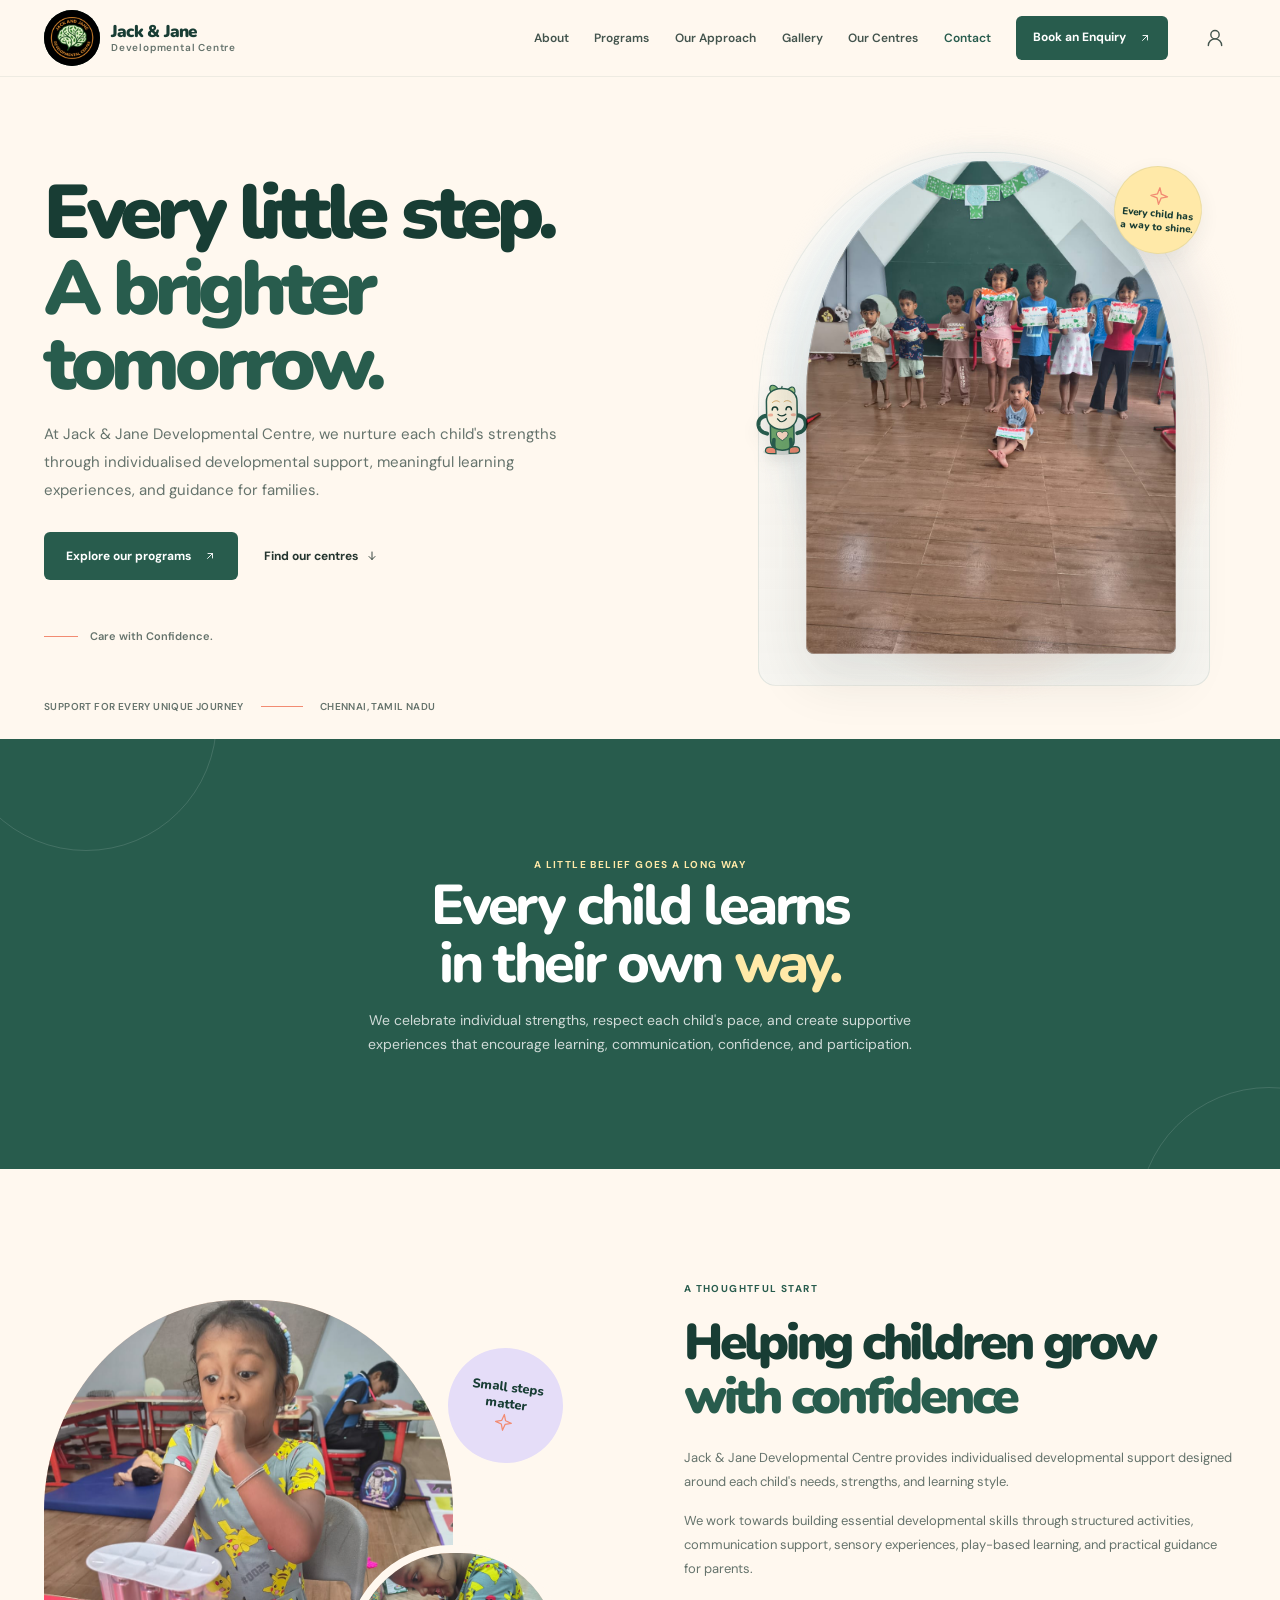
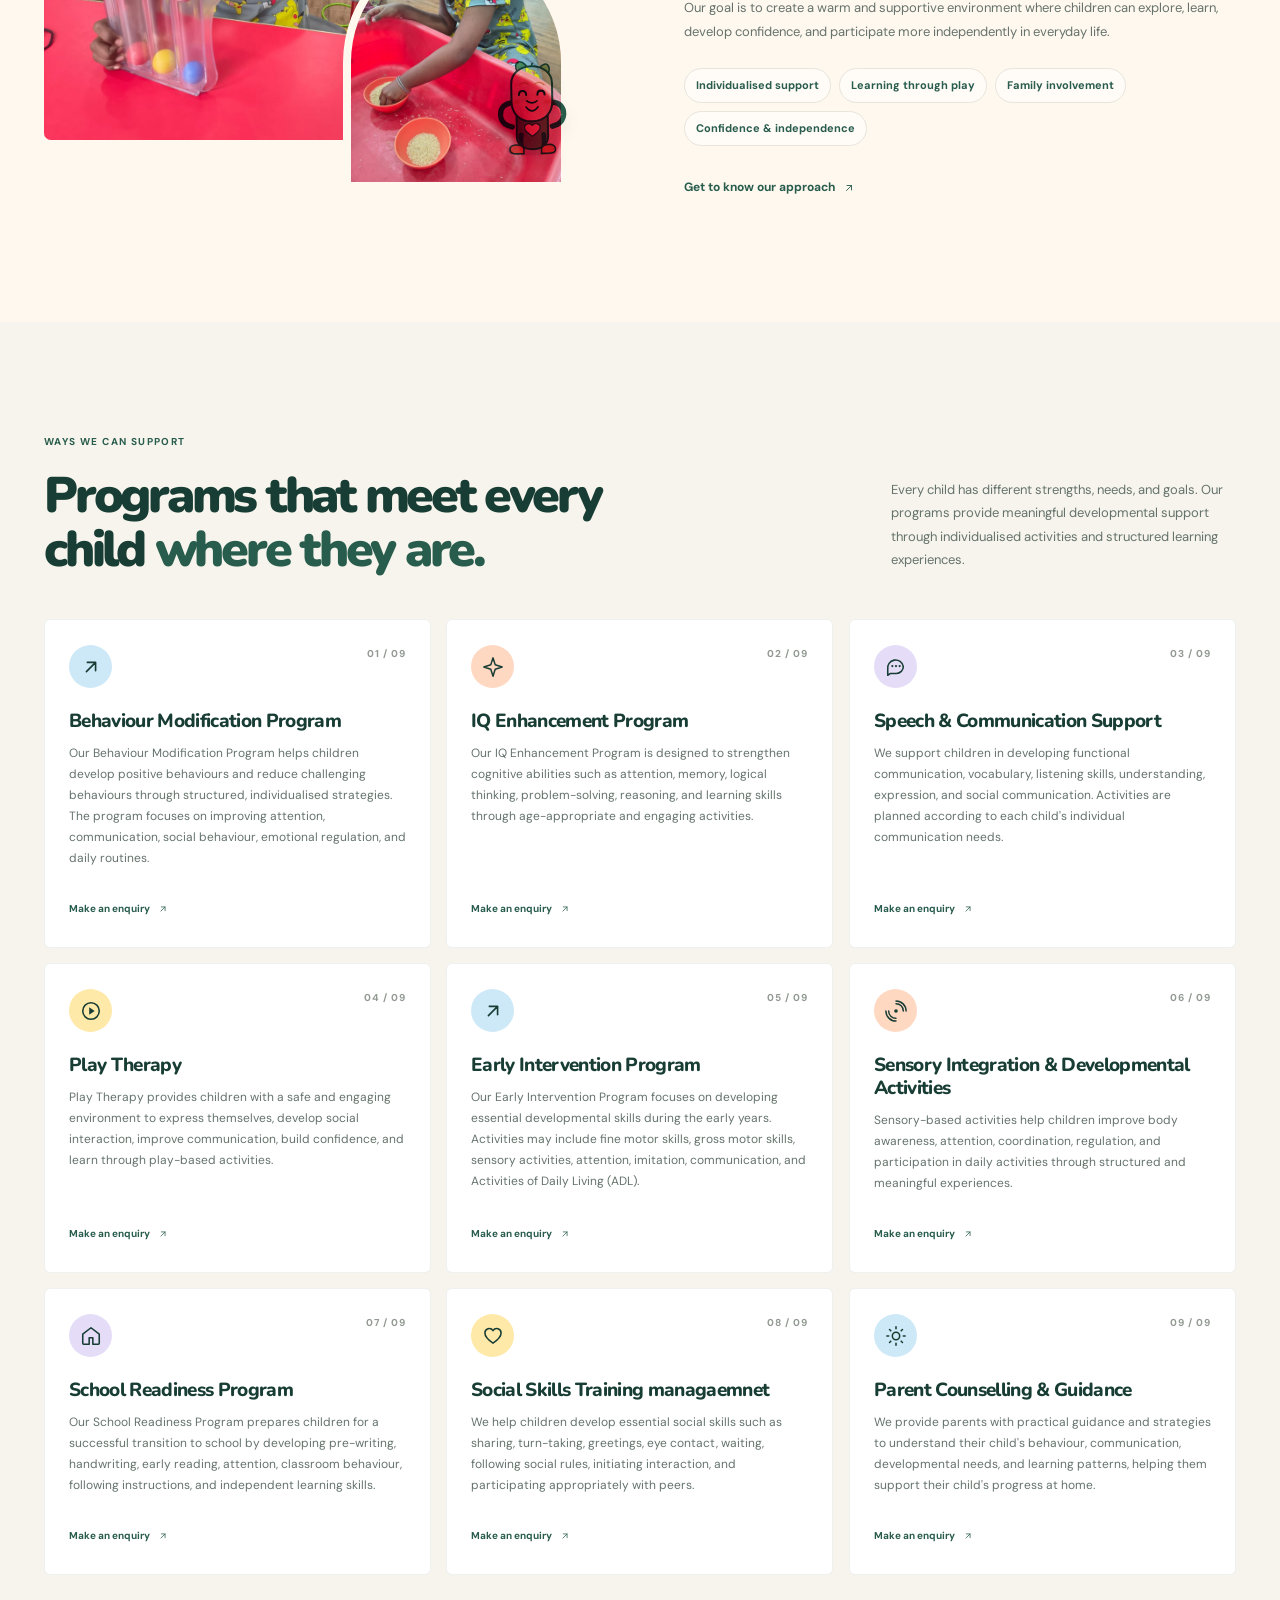
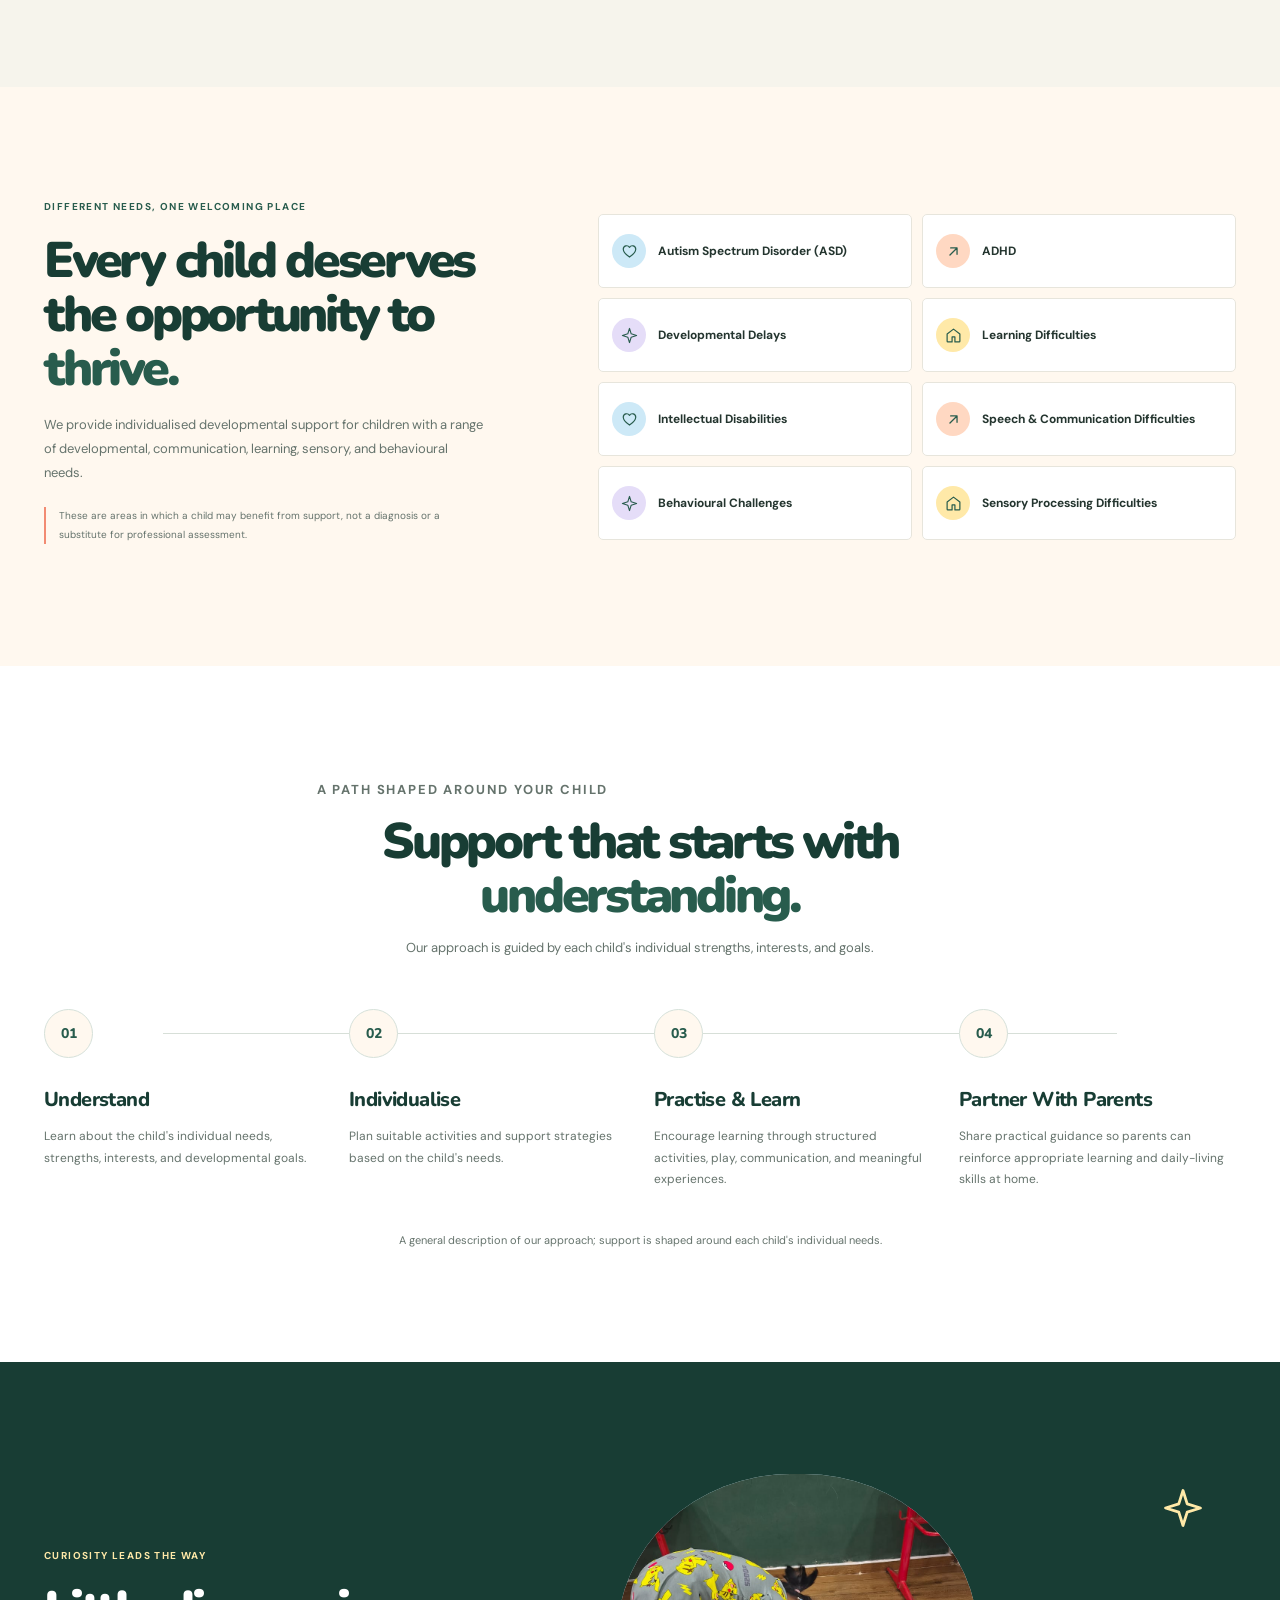
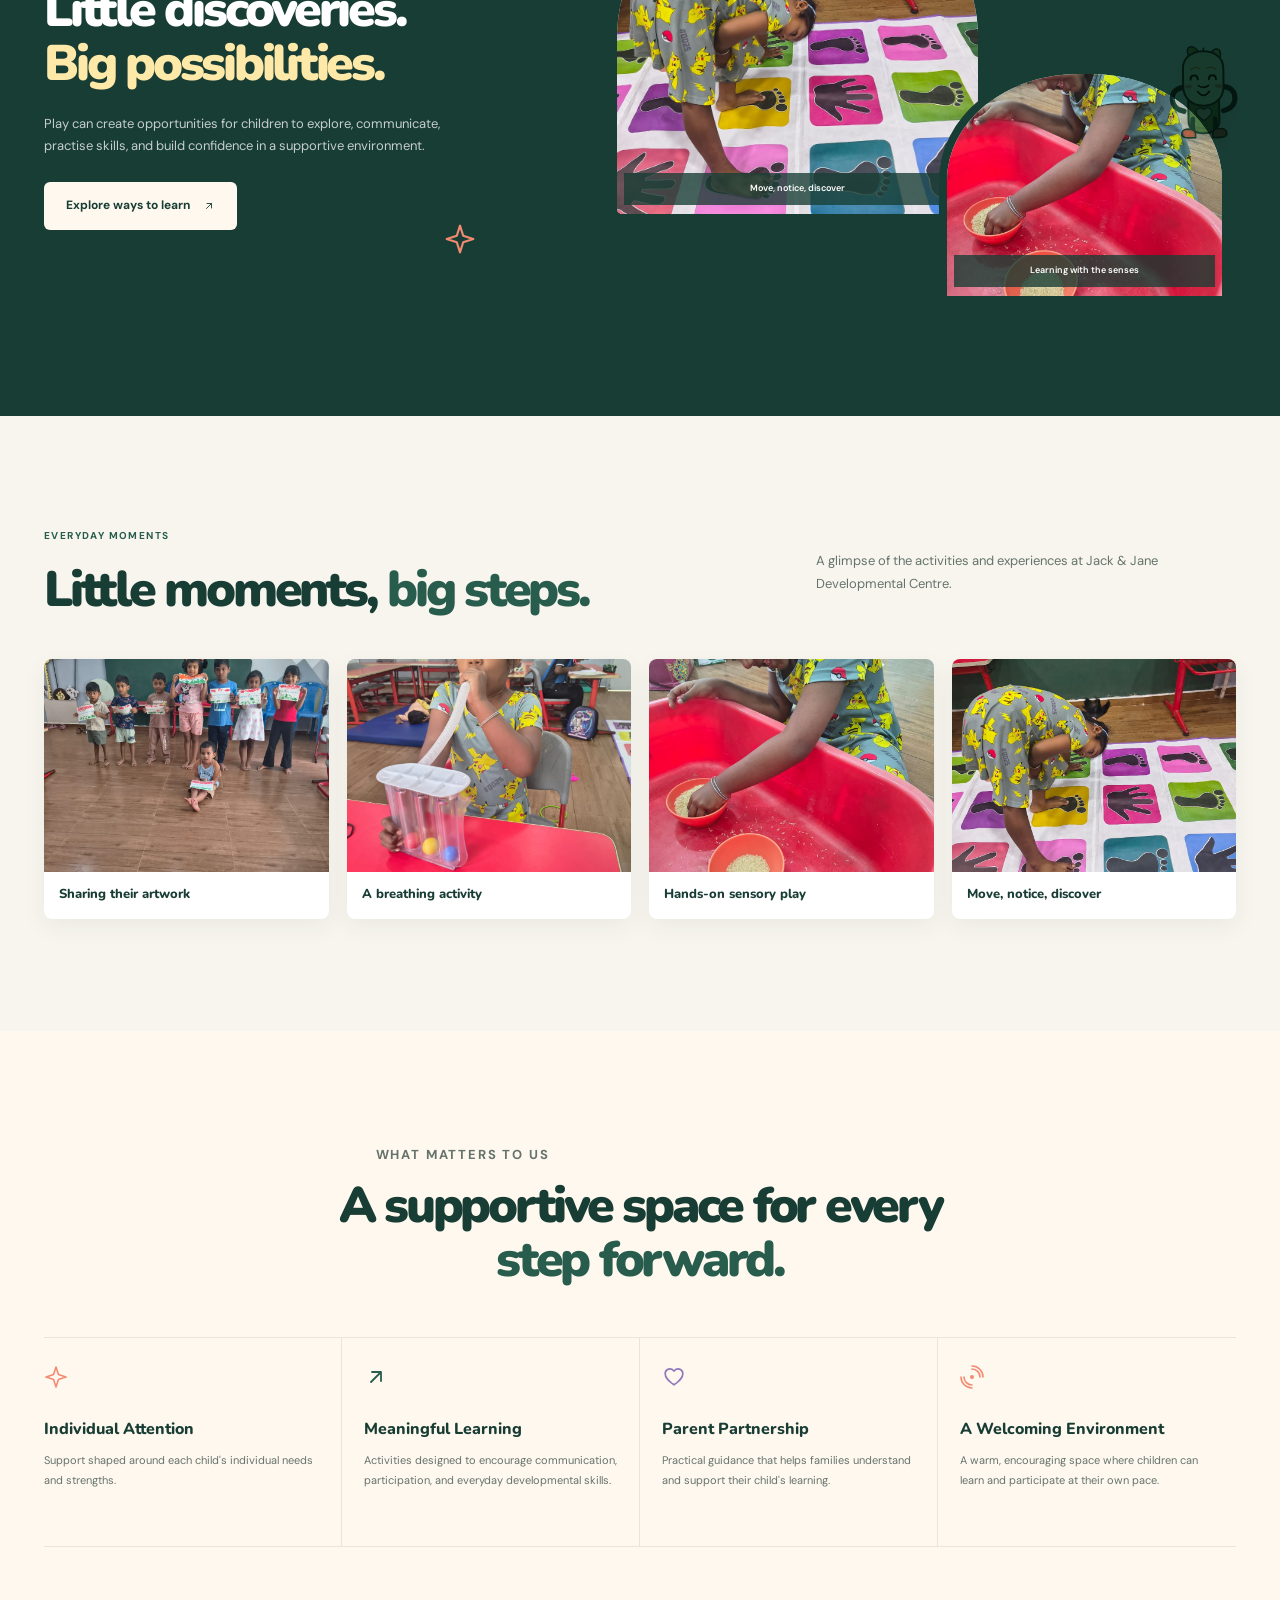
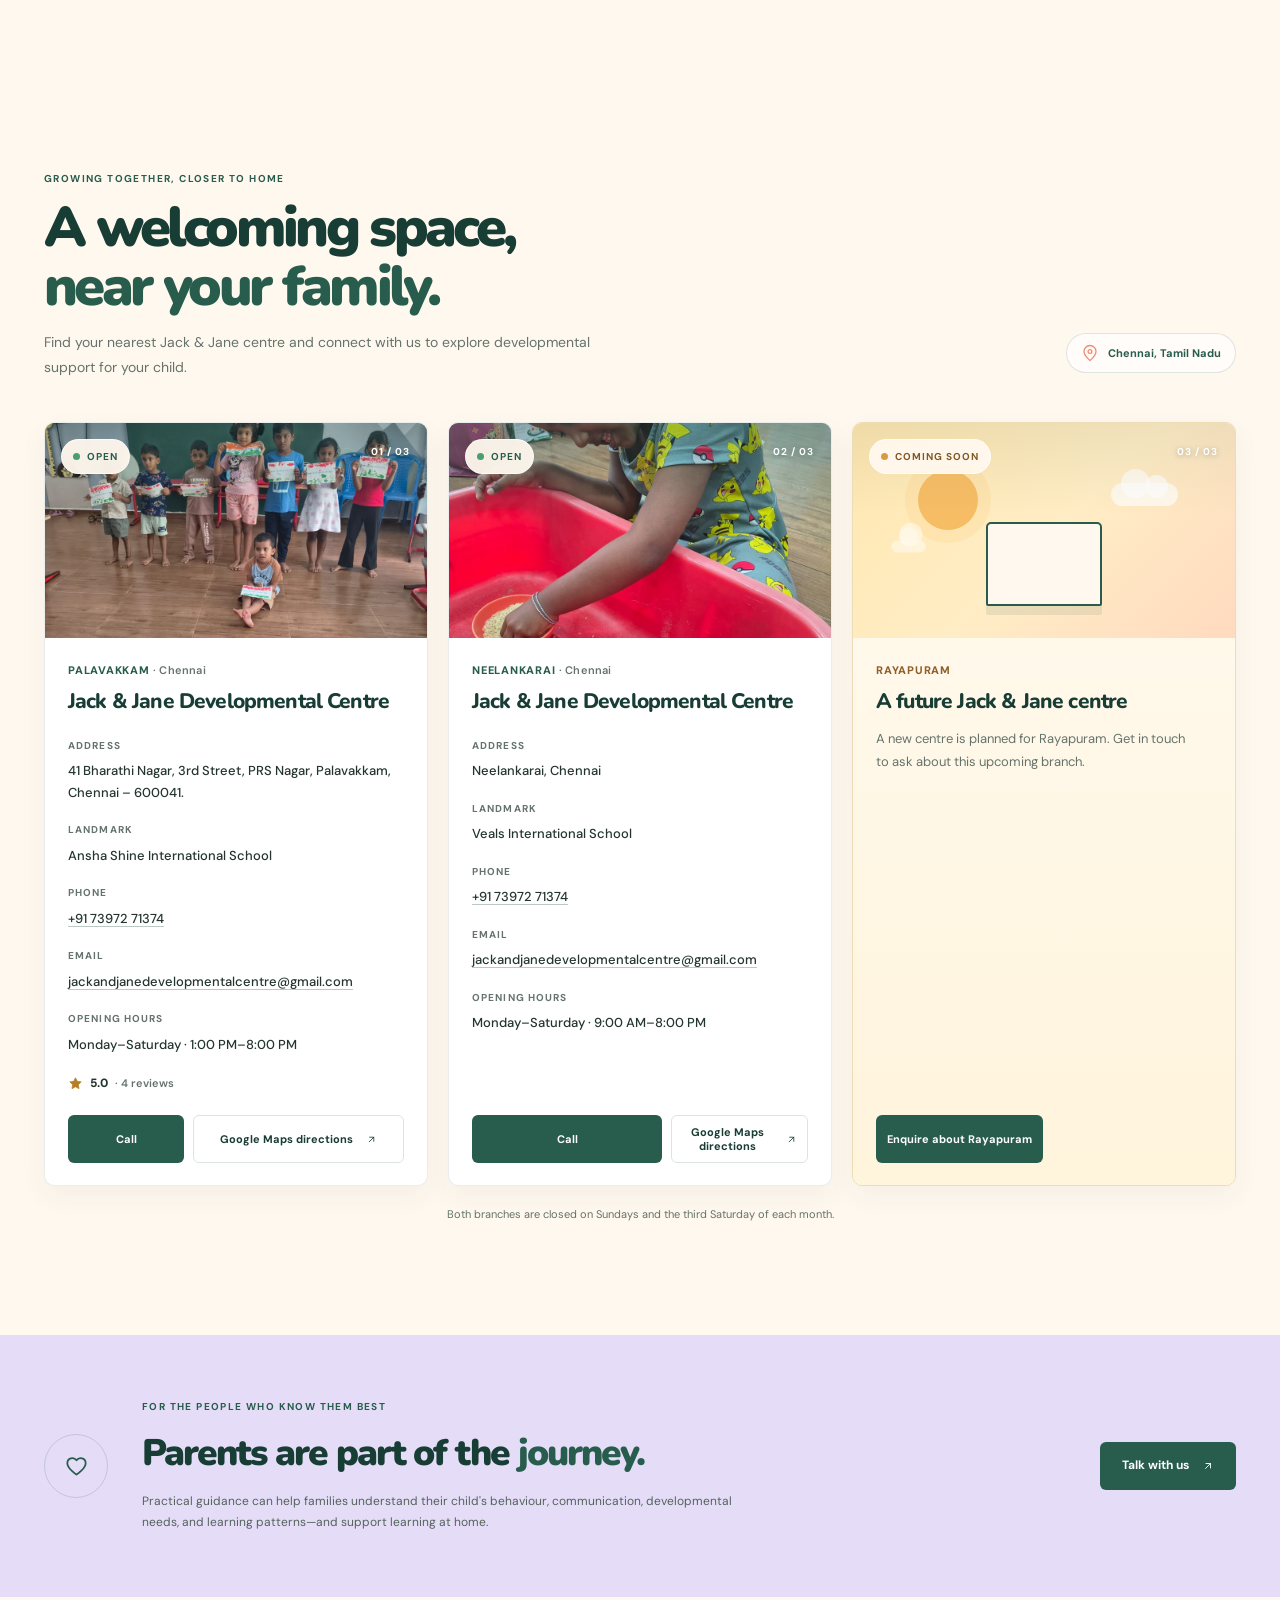
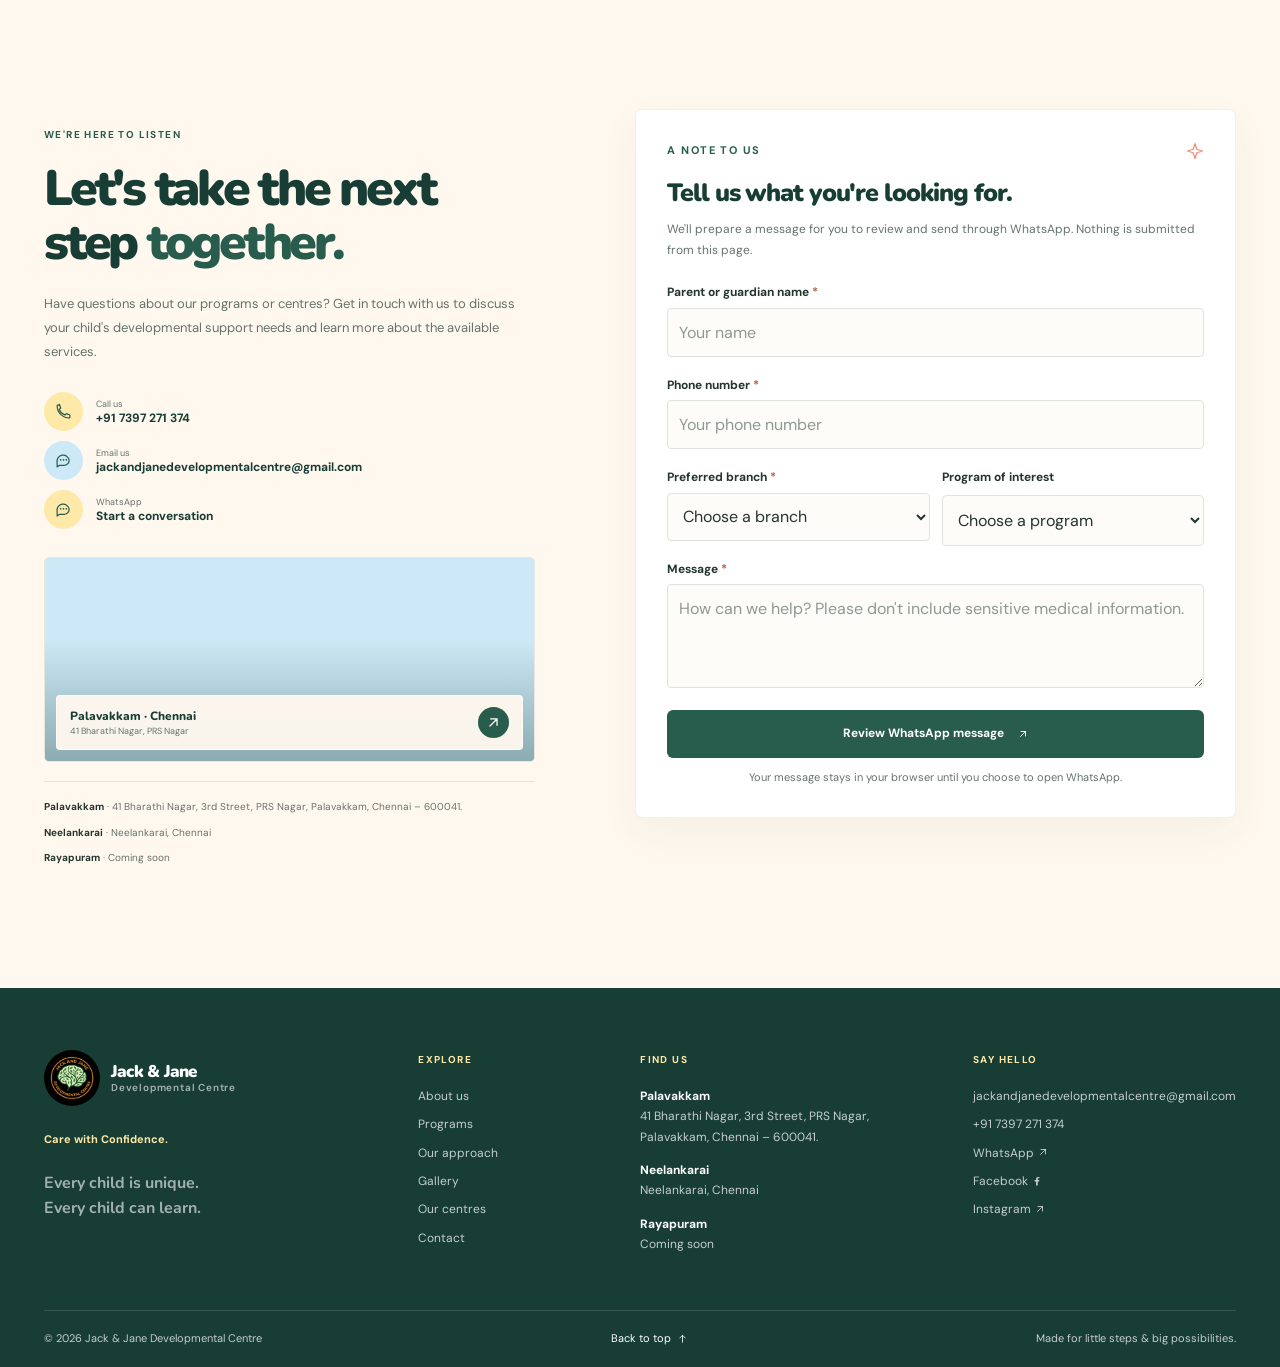
<file: index.html>
<!doctype html>
<html lang="en">
  <head>
    <meta charset="UTF-8">
    <meta name="viewport" content="width=device-width, initial-scale=1">
    <meta name="theme-color" content="#fff8ef">
    <meta name="description" content="Explore developmental support programs, speech and communication support, early intervention, play therapy, school readiness, and parent guidance at Jack & Jane Developmental Centre in Chennai.">
    <meta property="og:title" content="Jack & Jane Developmental Centre | Child Development Support in Chennai">
    <meta property="og:description" content="Every child is unique. We support their journey with care, confidence, and individualised guidance.">
    <meta property="og:type" content="website">
    <title>Jack &amp; Jane Developmental Centre | Child Development Support in Chennai</title>
    <link rel="preconnect" href="https://fonts.googleapis.com">
    <link rel="preconnect" href="https://fonts.gstatic.com" crossorigin>
    <link href="https://fonts.googleapis.com/css2?family=DM+Sans:wght@400;500;600;700&family=Nunito:wght@500;600;700;800;900&display=swap" rel="stylesheet">
    <link rel="icon" href="logo_stuffs/WhatsApp%20Image%202026-10-06%20at%203.54.25%20PM.jpeg" type="image/jpeg">
    <link rel="stylesheet" href="styles.css">
    <script src="script.js" defer></script>
  </head>
  <body>
    <svg class="icon-library" xmlns="http://www.w3.org/2000/svg" aria-hidden="true">
      <symbol id="icon-arrow-up-right" viewBox="0 0 24 24"><path d="M7 17 17 7M8 7h9v9" fill="none" stroke="currentColor" stroke-linecap="round" stroke-linejoin="round" stroke-width="1.8"/></symbol>
      <symbol id="icon-arrow-down" viewBox="0 0 24 24"><path d="M12 4v15m-6-6 6 6 6-6" fill="none" stroke="currentColor" stroke-linecap="round" stroke-linejoin="round" stroke-width="1.8"/></symbol>
      <symbol id="icon-arrow-up" viewBox="0 0 24 24"><path d="M12 20V5m-6 6 6-6 6 6" fill="none" stroke="currentColor" stroke-linecap="round" stroke-linejoin="round" stroke-width="1.8"/></symbol>
      <symbol id="icon-sparkle" viewBox="0 0 24 24"><path d="m12 2 2.4 7.6L22 12l-7.6 2.4L12 22l-2.4-7.6L2 12l7.6-2.4L12 2Z" fill="none" stroke="currentColor" stroke-linejoin="round" stroke-width="1.6"/></symbol>
      <symbol id="icon-speech" viewBox="0 0 24 24"><path d="M20 11.5a7.5 7.5 0 0 1-7.5 7.5H6l-3 2v-6.5A7.5 7.5 0 1 1 20 11.5Z" fill="none" stroke="currentColor" stroke-linecap="round" stroke-linejoin="round" stroke-width="1.7"/><path d="M8 11h.01M12 11h.01M16 11h.01" stroke="currentColor" stroke-linecap="round" stroke-width="2.4"/></symbol>
      <symbol id="icon-play" viewBox="0 0 24 24"><circle cx="12" cy="12" r="9" fill="none" stroke="currentColor" stroke-width="1.7"/><path d="m10 8 6 4-6 4V8Z" fill="currentColor"/></symbol>
      <symbol id="icon-sensory" viewBox="0 0 24 24"><circle cx="12" cy="12" r="2" fill="currentColor"/><path d="M12 4a8 8 0 0 1 8 8M12 1a11 11 0 0 1 11 11M12 20a8 8 0 0 1-8-8M12 23A11 11 0 0 1 1 12" fill="none" stroke="currentColor" stroke-linecap="round" stroke-width="1.6"/></symbol>
      <symbol id="icon-home" viewBox="0 0 24 24"><path d="m3 10 9-7 9 7v10a1 1 0 0 1-1 1h-6v-7h-4v7H4a1 1 0 0 1-1-1V10Z" fill="none" stroke="currentColor" stroke-linecap="round" stroke-linejoin="round" stroke-width="1.7"/></symbol>
      <symbol id="icon-heart" viewBox="0 0 24 24"><path d="M20.8 8.8c0 5.2-8.8 11-8.8 11s-8.8-5.8-8.8-11A4.8 4.8 0 0 1 12 6.1a4.8 4.8 0 0 1 8.8 2.7Z" fill="none" stroke="currentColor" stroke-linecap="round" stroke-linejoin="round" stroke-width="1.7"/></symbol>
      <symbol id="icon-sun" viewBox="0 0 24 24"><circle cx="12" cy="12" r="4" fill="none" stroke="currentColor" stroke-width="1.7"/><path d="M12 2v2m0 16v2M4.93 4.93l1.42 1.42m11.3 11.3 1.42 1.42M2 12h2m16 0h2M4.93 19.07l1.42-1.42m11.3-11.3 1.42-1.42" fill="none" stroke="currentColor" stroke-linecap="round" stroke-width="1.7"/></symbol>
      <symbol id="icon-pin" viewBox="0 0 24 24"><path d="M20 10c0 5-8 12-8 12S4 15 4 10a8 8 0 1 1 16 0Z" fill="none" stroke="currentColor" stroke-linejoin="round" stroke-width="1.7"/><circle cx="12" cy="10" r="2.5" fill="none" stroke="currentColor" stroke-width="1.7"/></symbol>
      <symbol id="icon-star" viewBox="0 0 24 24"><path d="m12 2.8 2.8 5.7 6.3.9-4.6 4.5 1.1 6.3-5.6-3-5.6 3 1.1-6.3-4.6-4.5 6.3-.9L12 2.8Z" fill="currentColor" stroke="currentColor" stroke-linejoin="round" stroke-width="1.2"/></symbol>
      <symbol id="icon-phone" viewBox="0 0 24 24"><path d="M7 3H4a1 1 0 0 0-1 1c0 9.4 7.6 17 17 17a1 1 0 0 0 1-1v-3l-5-2-2 2a14 14 0 0 1-8-8l2-2-2-5Z" fill="none" stroke="currentColor" stroke-linecap="round" stroke-linejoin="round" stroke-width="1.7"/></symbol>
      <symbol id="icon-facebook" viewBox="0 0 24 24"><path d="M13.5 21v-8h2.7l.4-3h-3.1V8.1c0-.9.3-1.5 1.6-1.5h1.7V3.9c-.3 0-1.3-.1-2.5-.1-2.5 0-4.2 1.5-4.2 4.3V10H7.3v3h2.8v8h3.4Z" fill="currentColor"/></symbol>
    </svg>
    <a class="skip-link" href="#main">Skip to content</a>

    <div class="splash" aria-hidden="true">
      <img class="brand-logo brand-logo--large" src="logo_stuffs/WhatsApp%20Image%202026-10-06%20at%203.54.25%20PM.jpeg" alt="" width="1280" height="1280" decoding="async">
      <span class="splash-name">Jack &amp; Jane</span>
      <span class="splash-tag">Care with Confidence.</span>
    </div>

    <header class="site-header" id="top">
      <nav class="nav-shell container" aria-label="Main navigation">
        <a class="brand" href="#top" aria-label="Jack and Jane Developmental Centre home">
          <img class="brand-logo" src="logo_stuffs/WhatsApp%20Image%202026-10-06%20at%203.54.25%20PM.jpeg" alt="" width="1280" height="1280" decoding="async">
          <span class="brand-copy"><strong>Jack &amp; Jane</strong><small>Developmental Centre</small></span>
        </a>
        <button class="menu-toggle" type="button" aria-expanded="false" aria-controls="primary-menu" aria-label="Open navigation menu">
          <span></span><span></span>
        </button>
        <div class="nav-menu" id="primary-menu">
          <a href="#about">About</a>
          <a href="#programs">Programs</a>
          <a href="#approach">Our Approach</a>
          <a href="#gallery">Gallery</a>
          <a href="#centres">Our Centres</a>
          <a href="#contact">Contact</a>
          <a class="button button--nav" href="#contact">Book an Enquiry <svg class="icon" aria-hidden="true"><use href="#icon-arrow-up-right"></use></svg></a>
          <a class="admin-login-link" href="/admin" aria-label="Admin Login" title="Admin Login">
            <svg class="admin-login-icon" aria-hidden="true" viewBox="0 0 24 24" fill="none" stroke="currentColor" stroke-width="1.7" stroke-linecap="round" stroke-linejoin="round"><circle cx="12" cy="8" r="5"/><path d="M20 21a8 8 0 0 0-16 0"/></svg>
            <span class="admin-login-label">Admin Login</span>
          </a>
        </div>
      </nav>
    </header>

    <main id="main">
      <section class="hero section-pad">
        <div class="container hero-grid">
          <div class="hero-copy">
            <h1>Every little step.<br><em>A brighter tomorrow.</em></h1>
            <p class="hero-lede">At Jack &amp; Jane Developmental Centre, we nurture each child's strengths through individualised developmental support, meaningful learning experiences, and guidance for families.</p>
            <div class="hero-actions">
              <a class="button button--primary" href="#programs">Explore our programs <svg class="icon" aria-hidden="true"><use href="#icon-arrow-up-right"></use></svg></a>
              <a class="text-link" href="#centres">Find our centres <svg class="icon" aria-hidden="true"><use href="#icon-arrow-down"></use></svg></a>
            </div>
            <div class="hero-signoff"><span class="signoff-rule"></span><span>Care with Confidence.</span></div>
          </div>
          <div class="hero-art" aria-label="Children sharing their artwork at the centre">
            <div class="hero-photo-wrap">
              <img data-gallery-id="children-artwork" src="imagees/WhatsApp%20Image%202026-10-06%20at%2011.21.32%20AM.jpeg" alt="Children proudly showing their artwork during an activity at the centre" width="960" height="1280" fetchpriority="high" decoding="async">
            </div>
            <div class="photo-note"><svg class="note-spark" aria-hidden="true"><use href="#icon-sparkle"></use></svg><span>Every child has<br>a way to shine.</span></div>
            <img class="floating-character floating-character--hero-buddy" src="growing-buddy.svg" alt="" aria-hidden="true" width="240" height="260" decoding="async">
          </div>
        </div>
        <div class="hero-bottom container"><span>Support for every unique journey</span><span class="hero-bottom-line"></span><span>Chennai, Tamil Nadu</span></div>
      </section>

      <section class="belief-band section-pad reveal" aria-labelledby="belief-heading">
        <div class="container belief-inner">
          <span class="section-kicker">A little belief goes a long way</span>
          <h2 id="belief-heading">Every child learns<br>in their own <em>way.</em></h2>
          <p>We celebrate individual strengths, respect each child's pace, and create supportive experiences that encourage learning, communication, confidence, and participation.</p>
        </div>
      </section>

      <section class="about section-pad" id="about">
        <div class="container about-grid">
          <div class="about-photo-stack reveal">
            <div class="about-photo about-photo--main">
              <img data-gallery-id="breathing-activity" src="imagees/WhatsApp%20Image%202026-10-06%20at%2011.21.34%20AM%20(1).jpeg" alt="A child practising a breathing activity with supportive equipment" width="960" height="1280" loading="lazy" decoding="async">
            </div>
            <div class="about-photo about-photo--small">
              <img data-gallery-id="sensory-activity" src="imagees/WhatsApp%20Image%202026-10-06%20at%2011.21.34%20AM%20(2).jpeg" alt="A child exploring a hands-on sensory activity" width="960" height="1280" loading="lazy" decoding="async">
            </div>
            <span class="about-stamp">Small steps<br>matter <svg aria-hidden="true"><use href="#icon-sparkle"></use></svg></span>
            <img class="floating-character floating-character--about" src="growing-buddy.svg" alt="" aria-hidden="true" width="240" height="260" loading="lazy" decoding="async">
          </div>
          <div class="about-copy reveal">
            <p class="eyebrow">A thoughtful start</p>
            <h2>Helping children grow <em>with confidence</em></h2>
            <p>Jack &amp; Jane Developmental Centre provides individualised developmental support designed around each child's needs, strengths, and learning style.</p>
            <p>We work towards building essential developmental skills through structured activities, communication support, sensory experiences, play-based learning, and practical guidance for parents.</p>
            <p>Our goal is to create a warm and supportive environment where children can explore, learn, develop confidence, and participate more independently in everyday life.</p>
            <div class="value-chips" aria-label="Our values">
              <span>Individualised support</span><span>Learning through play</span><span>Family involvement</span><span>Confidence &amp; independence</span>
            </div>
            <a class="text-link text-link--green" href="#approach">Get to know our approach <svg class="icon" aria-hidden="true"><use href="#icon-arrow-up-right"></use></svg></a>
          </div>
        </div>
      </section>

      <section class="programs section-pad" id="programs">
        <div class="container">
          <div class="section-heading reveal">
            <div><p class="eyebrow">Ways we can support</p><h2>Programs that meet every child <em>where they are.</em></h2></div>
            <p>Every child has different strengths, needs, and goals. Our programs provide meaningful developmental support through individualised activities and structured learning experiences.</p>
          </div>
          <div class="program-grid" id="program-grid"></div>
        </div>
      </section>

      <section class="support section-pad" id="support">
        <div class="container support-grid">
          <div class="support-intro reveal">
            <p class="eyebrow">Different needs, one welcoming place</p>
            <h2>Every child deserves the opportunity to <em>thrive.</em></h2>
            <p>We provide individualised developmental support for children with a range of developmental, communication, learning, sensory, and behavioural needs.</p>
            <p class="small-note">These are areas in which a child may benefit from support, not a diagnosis or a substitute for professional assessment.</p>
          </div>
          <div class="support-list" id="support-list" aria-label="Areas where children may benefit from support"></div>
        </div>
      </section>

      <section class="approach section-pad" id="approach">
        <div class="container">
          <div class="section-heading section-heading--center reveal">
            <p class="eyebrow">A path shaped around your child</p>
            <h2>Support that starts with <em>understanding.</em></h2>
            <p>Our approach is guided by each child's individual strengths, interests, and goals.</p>
          </div>
          <div class="steps-grid" id="steps-grid"></div>
          <p class="approach-footnote">A general description of our approach; support is shaped around each child's individual needs.</p>
        </div>
      </section>

      <section class="play section-pad">
        <div class="container play-grid">
          <div class="play-copy reveal">
            <p class="eyebrow">Curiosity leads the way</p>
            <h2>Little discoveries.<br><em>Big possibilities.</em></h2>
            <p>Play can create opportunities for children to explore, communicate, practise skills, and build confidence in a supportive environment.</p>
            <a class="button button--light" href="#programs">Explore ways to learn <svg class="icon" aria-hidden="true"><use href="#icon-arrow-up-right"></use></svg></a>
            <svg class="play-doodle" aria-hidden="true"><use href="#icon-sparkle"></use></svg>
          </div>
          <div class="play-gallery reveal" aria-label="Learning through activities at Jack and Jane">
            <figure class="gallery-image gallery-image--one">
              <img data-gallery-id="movement-activity" src="imagees/WhatsApp%20Image%202026-10-06%20at%2011.21.34%20AM.jpeg" alt="A child exploring a colourful movement and coordination activity" width="960" height="1280" loading="lazy" decoding="async">
              <figcaption>Move, notice, discover</figcaption>
            </figure>
            <figure class="gallery-image gallery-image--two">
              <img data-gallery-id="sensory-activity" src="imagees/WhatsApp%20Image%202026-10-06%20at%2011.21.34%20AM%20(2).jpeg" alt="A child using rice and bowls in a sensory play activity" width="960" height="1280" loading="lazy" decoding="async">
              <figcaption>Learning with the senses</figcaption>
            </figure>
            <img class="floating-character floating-character--play" src="growing-buddy.svg" alt="" aria-hidden="true" width="240" height="260" loading="lazy" decoding="async">
            <svg class="gallery-sun" aria-hidden="true"><use href="#icon-sparkle"></use></svg>
          </div>
        </div>
      </section>

      <section class="photo-gallery section-pad" id="gallery" aria-labelledby="gallery-title">
        <div class="container">
          <div class="section-heading reveal">
            <div><p class="eyebrow">Everyday moments</p><h2 id="gallery-title">Little moments, <em>big steps.</em></h2></div>
            <p>A glimpse of the activities and experiences at Jack &amp; Jane Developmental Centre.</p>
          </div>
          <div class="photo-gallery-grid" id="public-gallery"></div>
        </div>
      </section>

      <section class="principles section-pad">
        <div class="container">
          <div class="section-heading section-heading--center reveal">
            <p class="eyebrow">What matters to us</p>
            <h2>A supportive space for every <em>step forward.</em></h2>
          </div>
          <div class="principle-grid" id="principle-grid"></div>
        </div>
      </section>

      <section class="centres section-pad" id="centres">
        <div class="container">
          <div class="centres-heading">
            <div class="centres-heading-copy">
              <p class="eyebrow reveal">Growing together, closer to home</p>
              <h2 class="reveal">A welcoming space,<br><em>near your family.</em></h2>
              <p class="reveal">Find your nearest Jack &amp; Jane centre and connect with us to explore developmental support for your child.</p>
            </div>
            <span class="centres-location reveal"><svg aria-hidden="true"><use href="#icon-pin"></use></svg> Chennai, Tamil Nadu</span>
          </div>
          <div class="branch-grid" id="branch-grid">
            <article class="branch-card branch-card--featured reveal">
              <div class="branch-image">
                <img src="imagees/WhatsApp%20Image%202026-10-06%20at%2011.21.32%20AM.jpeg" alt="Children sharing their artwork at Jack &amp; Jane" width="960" height="1280" loading="lazy" decoding="async">
                <span class="status"><i></i> Open</span>
                <span class="branch-number">01 / 03</span>
              </div>
              <div class="branch-content">
                <p class="branch-area">Palavakkam <span>· Chennai</span></p>
                <h3>Jack &amp; Jane Developmental Centre</h3>
                <div class="branch-details">
                  <div class="branch-detail"><span class="detail-label">Address</span><p>41 Bharathi Nagar, 3rd Street, PRS Nagar, Palavakkam, Chennai – 600041.</p></div>
                  <div class="branch-detail"><span class="detail-label">Landmark</span><p>Ansha Shine International School</p></div>
                  <div class="branch-detail"><span class="detail-label">Phone</span><a href="tel:+917397271374">+91 73972 71374</a></div>
                  <div class="branch-detail"><span class="detail-label">Opening hours</span><p>Monday–Saturday · 1:00 PM–8:00 PM</p></div>
                </div>
                <p class="rating-note"><svg aria-hidden="true"><use href="#icon-star"></use></svg> 5.0 <span class="rating-reviews">· 4 reviews</span></p>
                <div class="branch-actions">
                  <a class="button button--primary" href="tel:+917397271374">Call</a>
                  <a class="button button--outline" href="https://www.google.com/maps/place/Jack+and+Jane+developmental+center/@12.9650035,80.254182,17z/data=!3m1!4b1!4m6!3m5!1s0x3a525d982b3c3ddf:0xa302f3ba93eecda0!8m2!3d12.9650035!4d80.2567569!16s%2Fg%2F11yqqgjs_1?entry=ttu&amp;g_ep=EgoyMDI2MTAyMC4wIKXMDSoASAFQAw%3D%3D" target="_blank" rel="noopener noreferrer">Google Maps directions <svg class="icon" aria-hidden="true"><use href="#icon-arrow-up-right"></use></svg></a>
                </div>
              </div>
            </article>
            <article class="branch-card reveal">
              <div class="branch-image">
                <img src="imagees/WhatsApp%20Image%202026-10-06%20at%2011.21.34%20AM%20(2).jpeg" alt="A child exploring a hands-on sensory activity at Jack &amp; Jane" width="960" height="1280" loading="lazy" decoding="async">
                <span class="status"><i></i> Open</span>
                <span class="branch-number">02 / 03</span>
              </div>
              <div class="branch-content">
                <p class="branch-area">Neelankarai <span>· Chennai</span></p>
                <h3>Jack &amp; Jane Developmental Centre</h3>
                <div class="branch-details">
                  <div class="branch-detail"><span class="detail-label">Location</span><p>Neelankarai, Chennai</p></div>
                  <div class="branch-detail"><span class="detail-label">Landmark</span><p>Veals International School</p></div>
                  <div class="branch-detail"><span class="detail-label">Phone</span><a href="tel:+917397271374">+91 73972 71374</a></div>
                  <div class="branch-detail"><span class="detail-label">Opening hours</span><p>Monday–Saturday · 9:00 AM–8:00 PM</p></div>
                </div>
                <div class="branch-actions">
                  <a class="button button--primary" href="tel:+917397271374">Contact this centre</a>
                  <a class="button button--outline" href="https://www.google.com/maps/search/?api=1&amp;query=Jack%20and%20Jane%20Therapy%20Center%2C%20Chinna%20Neelankarai%2C%20Chennai" target="_blank" rel="noopener noreferrer">Google Maps <svg class="icon" aria-hidden="true"><use href="#icon-arrow-up-right"></use></svg></a>
                </div>
              </div>
            </article>
            <article class="branch-card branch-card--soon reveal">
              <div class="branch-image branch-image--illustrated">
                <span class="status status--soon"><i></i> Coming soon</span>
                <span class="branch-number">03 / 03</span>
                <span class="rayapuram-sun"></span>
                <span class="rayapuram-cloud rayapuram-cloud--one"></span>
                <span class="rayapuram-cloud rayapuram-cloud--two"></span>
                <span class="rayapuram-house"><span class="rayapuram-roof"></span><span class="rayapuram-door"></span><span class="rayapuram-window"></span></span>
                <span class="rayapuram-ground"></span>
              </div>
              <div class="branch-content">
                <p class="branch-area">Rayapuram</p>
                <h3>A future Jack &amp; Jane centre</h3>
                <p class="soon-copy">A new centre is planned for Rayapuram. Get in touch to ask about this upcoming branch.</p>
                <div class="branch-actions">
                  <a class="button button--primary" href="#contact" data-interest="Rayapuram branch">Enquire about Rayapuram <svg class="icon" aria-hidden="true"><use href="#icon-arrow-up-right"></use></svg></a>
                </div>
              </div>
            </article>
          </div>
          <p class="branch-schedule-note" id="branch-schedule-note">Both branches are closed on Sundays and the third Saturday of each month.</p>
        </div>
      </section>

      <section class="parent-callout">
        <div class="container parent-inner reveal">
          <span class="parent-symbol" aria-hidden="true"><svg><use href="#icon-heart"></use></svg></span>
          <div><p class="eyebrow">For the people who know them best</p><h2>Parents are part of the <em>journey.</em></h2><p>Practical guidance can help families understand their child's behaviour, communication, developmental needs, and learning patterns—and support learning at home.</p></div>
          <a class="button button--primary" href="#contact" data-interest="Parent Counselling &amp; Guidance">Talk with us <svg class="icon" aria-hidden="true"><use href="#icon-arrow-up-right"></use></svg></a>
        </div>
      </section>

      <section class="contact section-pad" id="contact">
        <div class="container contact-grid">
          <div class="contact-copy reveal">
            <p class="eyebrow">We're here to listen</p>
            <h2>Let's take the next step <em>together.</em></h2>
            <p>Have questions about our programs or centres? Get in touch with us to discuss your child's developmental support needs and learn more about the available services.</p>
            <div class="contact-quick">
              <a class="contact-quick-link" href="tel:+917397271374"><span class="quick-icon" aria-hidden="true"><svg><use href="#icon-phone"></use></svg></span><span><small>Call us</small><strong>+91 7397 271 374</strong></span></a>
              <a class="contact-quick-link" href="mailto:jackandjanedevelopmentalcentre@gmail.com"><span class="quick-icon" aria-hidden="true"><svg><use href="#icon-speech"></use></svg></span><span><small>Email us</small><strong>jackandjanedevelopmentalcentre@gmail.com</strong></span></a>
              <a class="contact-quick-link" href="https://wa.me/917397271374?text=Hello%20Jack%20%26%20Jane%20Developmental%20Centre%2C%20I%20would%20like%20to%20know%20more%20about%20your%20programs%20and%20available%20branches." target="_blank" rel="noopener noreferrer"><span class="quick-icon" aria-hidden="true"><svg><use href="#icon-speech"></use></svg></span><span><small>WhatsApp</small><strong>Start a conversation</strong></span></a>
            </div>
            <a class="map-card" href="https://www.google.com/maps/place/Jack+and+Jane+developmental+center/@12.9650035,80.254182,17z/data=!3m1!4b1!4m6!3m5!1s0x3a525d982b3c3ddf:0xa302f3ba93eecda0!8m2!3d12.9650035!4d80.2567569!16s%2Fg%2F11yqqgjs_1?entry=ttu&amp;g_ep=EgoyMDI2MTAyMC4wIKXMDSoASAFQAw%3D%3D" target="_blank" rel="noopener noreferrer" aria-label="View Jack and Jane Developmental Centre on Google Maps">
              <iframe src="https://maps.google.com/maps?q=12.9650035%2C80.2567569&amp;z=16&amp;output=embed" title="Map showing Jack and Jane Developmental Centre in Chennai" loading="lazy" referrerpolicy="no-referrer-when-downgrade" tabindex="-1" aria-hidden="true"></iframe>
              <span class="map-card-label"><span><strong>Palavakkam · Chennai</strong><small>41 Bharathi Nagar, PRS Nagar</small></span><span class="map-arrow" aria-hidden="true"><svg class="icon"><use href="#icon-arrow-up-right"></use></svg></span></span>
            </a>
            <div class="contact-locations" id="contact-locations"><p><strong>Palavakkam</strong> · 41 Bharathi Nagar, 3rd Street, PRS Nagar, Chennai – 600041</p><p><strong>Neelankarai</strong> · Neelankarai, Chennai · near Veals International School</p><p><strong>Rayapuram</strong> · Coming soon</p></div>
          </div>
          <div class="form-card reveal">
            <span class="form-index">A NOTE TO US <svg aria-hidden="true"><use href="#icon-sparkle"></use></svg></span>
            <h3>Tell us what you're looking for.</h3>
            <p class="form-intro">We'll prepare a message for you to review and send through WhatsApp. Nothing is submitted from this page.</p>
            <form id="enquiry-form" novalidate>
              <div class="field"><label for="parent-name">Parent or guardian name <span>*</span></label><input id="parent-name" name="name" autocomplete="name" required maxlength="80" placeholder="Your name"><small class="field-error" id="name-error"></small></div>
              <div class="field"><label for="parent-phone">Phone number <span>*</span></label><input id="parent-phone" name="phone" autocomplete="tel" type="tel" inputmode="tel" required maxlength="20" placeholder="Your phone number"><small class="field-error" id="phone-error"></small></div>
              <div class="field-row">
                <div class="field"><label for="branch-select">Preferred branch <span>*</span></label><select id="branch-select" name="branch" required><option value="">Choose a branch</option><option>Palavakkam</option><option>Neelankarai</option><option>Rayapuram (coming soon)</option><option>Not sure yet</option></select><small class="field-error" id="branch-error"></small></div>
                <div class="field"><label for="program-select">Program of interest</label><select id="program-select" name="program"><option value="">Choose a program</option></select></div>
              </div>
              <div class="field"><label for="message">Message <span>*</span></label><textarea id="message" name="message" rows="3" maxlength="500" required placeholder="How can we help? Please don't include sensitive medical information."></textarea><small class="field-error" id="message-error"></small></div>
              <p class="form-error-summary" id="form-error-summary" role="alert" hidden>Please check the required fields above.</p>
              <button class="button button--primary form-submit" type="submit">Review WhatsApp message <svg class="icon" aria-hidden="true"><use href="#icon-arrow-up-right"></use></svg></button>
              <p class="form-privacy">Your message stays in your browser until you choose to open WhatsApp.</p>
            </form>
          </div>
        </div>
      </section>
    </main>

    <footer class="footer">
      <div class="container footer-main">
        <div class="footer-brand">
          <a class="brand brand--footer" href="#top">
            <img class="brand-logo" src="logo_stuffs/WhatsApp%20Image%202026-10-06%20at%203.54.25%20PM.jpeg" alt="" width="1280" height="1280" loading="lazy" decoding="async">
            <span class="brand-copy"><strong>Jack &amp; Jane</strong><small>Developmental Centre</small></span>
          </a>
          <p>Care with Confidence.</p>
          <span class="footer-belief">Every child is unique.<br>Every child can learn.</span>
        </div>
        <div class="footer-links"><h2>Explore</h2><a href="#about">About us</a><a href="#programs">Programs</a><a href="#approach">Our approach</a><a href="#gallery">Gallery</a><a href="#centres">Our centres</a><a href="#contact">Contact</a></div>
        <div class="footer-links footer-branches" id="footer-branches"><h2>Find us</h2><p><strong>Palavakkam</strong><br>41 Bharathi Nagar, 3rd Street,<br>PRS Nagar, Chennai – 600041</p><p><strong>Neelankarai</strong><br>Neelankarai, Chennai</p><p><strong>Rayapuram</strong> · Coming soon</p></div>
        <div class="footer-links footer-contact"><h2>Say hello</h2><a href="mailto:jackandjanedevelopmentalcentre@gmail.com">jackandjanedevelopmentalcentre@gmail.com</a><a href="tel:+917397271374">+91 7397 271 374</a><a href="https://wa.me/917397271374?text=Hello%20Jack%20%26%20Jane%20Developmental%20Centre%2C%20I%20would%20like%20to%20know%20more%20about%20your%20programs%20and%20available%20branches." target="_blank" rel="noopener noreferrer">WhatsApp <svg class="icon" aria-hidden="true"><use href="#icon-arrow-up-right"></use></svg></a><a href="https://www.facebook.com/100012303435919/videos/766374536435437/" target="_blank" rel="noopener noreferrer">Facebook <svg class="icon" aria-hidden="true"><use href="#icon-facebook"></use></svg></a><a href="https://www.instagram.com/jjdc.2023/" target="_blank" rel="noopener noreferrer">Instagram <svg class="icon" aria-hidden="true"><use href="#icon-arrow-up-right"></use></svg></a></div>
      </div>
      <div class="container footer-bottom"><span>© <span id="current-year"></span> Jack &amp; Jane Developmental Centre</span><a href="#top">Back to top <svg class="icon" aria-hidden="true"><use href="#icon-arrow-up"></use></svg></a><span>Made for little steps &amp; big possibilities.</span></div>
    </footer>

    <dialog class="review-dialog" id="review-dialog" aria-labelledby="review-title">
      <form method="dialog" class="dialog-close-form"><button class="dialog-close" aria-label="Close message review">×</button></form>
      <p class="eyebrow">Your message is ready</p>
      <h2 id="review-title">Please review before sending.</h2>
      <p class="dialog-description">This opens WhatsApp with the message below. You can make any changes there before sending it.</p>
      <pre id="whatsapp-preview"></pre>
      <div class="dialog-actions"><button class="button button--outline" type="button" id="edit-message">Keep editing</button><a class="button button--primary" id="open-whatsapp" href="#" target="_blank" rel="noopener noreferrer">Continue to WhatsApp <svg class="icon" aria-hidden="true"><use href="#icon-arrow-up-right"></use></svg></a></div>
    </dialog>
  </body>
</html>
</file>
<file: styles.css>
:root {
  color-scheme: light;
  --forest: #285c4d;
  --deep: #183d34;
  --cream: #fff8ef;
  --peach: #ffd8c2;
  --yellow: #ffe9a8;
  --blue: #cde9f7;
  --lavender: #e5ddf8;
  --coral: #f28b72;
  --ink: #24352f;
  --muted: #65736c;
  --white: #fff;
  --line: #e7e5dc;
  --heading: "Nunito", "Trebuchet MS", sans-serif;
  --body: "DM Sans", "Segoe UI", sans-serif;
  --max-width: 1192px;
}

* { box-sizing: border-box; }
html { scroll-behavior: smooth; scroll-padding-top: 92px; }
body { margin: 0; background: var(--cream); color: var(--ink); font-family: var(--body); font-size: 15px; line-height: 1.7; -webkit-font-smoothing: antialiased; }
body.menu-open { overflow: hidden; }
.icon-library { display: none; }
.icon { width: 1em; height: 1em; display: inline-block; flex: 0 0 auto; vertical-align: -.15em; }
img { display: block; width: 100%; }
a { color: inherit; }
button, input, select, textarea { font: inherit; }
button, a { -webkit-tap-highlight-color: transparent; }
::selection { background: var(--yellow); color: var(--deep); }
.container { width: min(var(--max-width), calc(100% - 64px)); margin-inline: auto; }
.section-pad { padding-block: 112px; }
.skip-link { position: fixed; z-index: 100; top: 10px; left: 10px; padding: 10px 15px; border-radius: 6px; background: var(--deep); color: var(--white); transform: translateY(-150%); }
.skip-link:focus { transform: none; }
:focus-visible { outline: 3px solid var(--forest); outline-offset: 4px; }
.play :focus-visible, .footer :focus-visible { outline-color: var(--yellow); }

.splash { position: fixed; z-index: 20; inset: 0; display: flex; flex-direction: column; align-items: center; justify-content: center; gap: 5px; background: var(--cream); animation: splash-out .65s 1.15s forwards; pointer-events: none; }
.splash-name { color: var(--deep); font: 800 24px/1.2 var(--heading); letter-spacing: -.04em; }
.splash-tag { color: var(--muted); font-size: 12px; letter-spacing: .12em; }
.brand-logo { width: 56px; height: 56px; flex: 0 0 auto; border-radius: 50%; background: var(--deep); object-fit: contain; }
.brand-logo--large { width: 104px; height: 104px; margin-bottom: 8px; animation: logo-arrive .7s both; }
@keyframes logo-arrive { from { opacity: 0; transform: scale(.86); } to { opacity: 1; transform: scale(1); } }
@keyframes splash-out { to { opacity: 0; visibility: hidden; } }

.site-header { position: sticky; z-index: 10; top: 0; border-bottom: 1px solid rgb(40 92 77 / 8%); background: rgb(255 248 239 / 92%); backdrop-filter: blur(14px); transition: background .25s ease, box-shadow .25s ease, border-color .25s ease; }
.site-header.is-scrolled { border-color: rgb(40 92 77 / 12%); background: rgb(255 248 239 / 97%); box-shadow: 0 8px 26px rgb(24 61 52 / 7%); }
.nav-shell { min-height: 76px; display: flex; align-items: center; justify-content: space-between; gap: 26px; }
.brand { display: inline-flex; align-items: center; gap: 11px; text-decoration: none; }
.brand-copy { display: grid; gap: 0; line-height: 1.2; }
.brand-copy strong { color: var(--deep); font: 900 17px/1.2 var(--heading); letter-spacing: -.045em; }
.brand-copy small { color: var(--muted); font-size: 10px; font-weight: 600; letter-spacing: .08em; }
.nav-menu { display: flex; align-items: center; gap: clamp(15px, 2vw, 27px); }
.nav-menu > a:not(.button) { color: #43544d; font-size: 12px; font-weight: 600; text-decoration: none; transition: color .2s ease; white-space: nowrap; }
.nav-menu > a:not(.button):hover, .nav-menu > a[aria-current="location"] { color: var(--forest); }
.admin-login-link { position: relative; width: 42px; height: 42px; display: inline-grid; flex: 0 0 auto; place-items: center; border-radius: 50%; color: var(--deep); text-decoration: none; transition: background .2s ease, color .2s ease, transform .2s ease; }
.nav-menu > a.admin-login-link:hover, .nav-menu > a.admin-login-link:focus-visible { background: var(--yellow); color: var(--deep); transform: translateY(-1px); }
.admin-login-icon { width: 20px; height: 20px; }
.admin-login-label { display: none; }
.button { min-height: 48px; display: inline-flex; align-items: center; justify-content: center; gap: 13px; padding: 0 21px; border: 1px solid transparent; border-radius: 6px; font-size: 12px; font-weight: 700; line-height: 1.3; text-align: center; text-decoration: none; transition: background .2s ease, color .2s ease, border-color .2s ease, transform .2s ease, box-shadow .2s ease; cursor: pointer; }
.button:hover { transform: translateY(-2px); }
.button--nav { min-height: 44px; padding-inline: 16px; background: var(--forest); color: var(--white); white-space: nowrap; }
.button--nav:hover, .button--primary:hover { background: var(--deep); box-shadow: 0 8px 18px rgb(24 61 52 / 13%); }
.button--primary { background: var(--forest); color: var(--white); }
.button--light { background: var(--cream); color: var(--deep); }
.button--light:hover { background: var(--yellow); }
.button--outline { border-color: rgb(40 92 77 / 32%); background: transparent; color: var(--deep); }
.button--outline:hover { border-color: var(--forest); background: var(--forest); color: var(--white); }
.menu-toggle { display: none; }

.hero { position: relative; overflow: hidden; padding-top: 55px; padding-bottom: 24px; background: var(--cream); }
.hero-grid { display: grid; min-height: 540px; grid-template-columns: 1fr .9fr; align-items: center; gap: 55px; }
.hero-copy { position: relative; z-index: 1; padding-block: 24px 32px; animation: enter-up .7s .08s both; }
.eyebrow, .section-kicker { margin: 0 0 20px; color: var(--forest); font-size: 10px; font-weight: 700; letter-spacing: .14em; line-height: 1.5; text-transform: uppercase; }
.eyebrow-dot { width: 7px; height: 7px; display: inline-block; margin-right: 8px; border-radius: 50%; background: var(--coral); vertical-align: 1px; }
h1, h2, h3, p { margin-top: 0; }
h1, h2, h3 { color: var(--deep); font-family: var(--heading); }
h1 { max-width: 620px; margin-bottom: 19px; font-size: clamp(48px, 6vw, 76px); font-weight: 900; letter-spacing: -.07em; line-height: .99; }
h1 em, h2 em { color: var(--forest); font-style: normal; }
.hero-lede { max-width: 515px; margin-bottom: 28px; color: var(--muted); font-size: 15px; line-height: 1.85; }
.hero-actions { display: flex; align-items: center; flex-wrap: wrap; gap: 26px; }
.text-link { display: inline-flex; min-height: 44px; align-items: center; gap: 8px; color: var(--ink); font-size: 12px; font-weight: 700; text-decoration: none; transition: color .2s ease, gap .2s ease; }
.text-link:hover { gap: 13px; color: var(--forest); }
.text-link--green { color: var(--forest); }
.hero-signoff { display: flex; align-items: center; gap: 12px; margin-top: 47px; color: var(--muted); font-size: 11px; font-weight: 600; }
.signoff-rule { width: 34px; height: 1px; background: var(--coral); }
.hero-art { position: relative; isolation: isolate; overflow: visible; width: 100%; max-width: 490px; justify-self: end; padding: 31px 40px 42px; animation: enter-up .8s .18s both; }
.hero-art::before { position: absolute; inset: 20px 26px 12px 12px; border: 1px solid rgb(40 92 77 / 10%); border-radius: 48% 48% 18px 18px; background: linear-gradient(180deg, rgb(255 255 255 / 28%), rgb(205 233 247 / 18%)); content: ""; pointer-events: none; }
.hero-photo-wrap { position: relative; z-index: 1; overflow: hidden; width: min(100%, 370px); height: auto; margin-inline: auto; aspect-ratio: 3 / 4; border-radius: 48% 48% 8px 8px; background: var(--blue); box-shadow: 0 22px 55px rgb(36 53 47 / 12%); transform: translateY(-2px); }
.hero-photo-wrap::after { position: absolute; inset: 0; border: 1px solid rgb(255 255 255 / 28%); border-radius: inherit; content: ""; pointer-events: none; }
.hero-photo-wrap img { width: 100%; height: 100%; object-fit: contain; object-position: center; animation: photo-breathe 8s ease-in-out infinite alternate; }
.hero-art::after { position: absolute; inset: 20px 18px 16px 32px; border-radius: 46% 54% 52% 48% / 42% 38% 62% 58%; background: radial-gradient(circle at 30% 30%, rgb(255 255 255 / 80%), transparent 35%), linear-gradient(135deg, rgb(205 233 247 / 70%), rgb(255 216 194 / 55%)); filter: blur(12px); opacity: .7; content: ""; pointer-events: none; animation: drift 10s ease-in-out infinite alternate; }
@keyframes photo-breathe { 0% { transform: scale(1); } 100% { transform: scale(1.03); } }
@keyframes drift { 0% { transform: translate(-8px, 8px) scale(1); } 50% { transform: translate(8px, -10px) scale(1.04); } 100% { transform: translate(-6px, 10px) scale(.98); } }
.photo-note { position: absolute; z-index: 4; top: 6%; right: 7%; width: 88px; height: 88px; display: grid; align-content: center; justify-items: center; gap: 2px; border: 1px solid rgb(24 61 52 / 8%); border-radius: 50%; background: var(--yellow); color: var(--deep); font: 800 10px/1.3 var(--heading); text-align: center; transform: rotate(5deg); box-shadow: 0 7px 20px rgb(36 53 47 / 8%); }
.note-spark { width: 20px; height: 20px; color: var(--coral); }
.hero-caption { position: absolute; z-index: 4; right: 7%; bottom: 0; display: inline-flex; align-items: center; gap: 9px; padding: 9px 13px; border: 1px solid rgb(40 92 77 / 10%); border-radius: 3px; background: var(--white); color: var(--ink); font-size: 9px; font-weight: 700; box-shadow: 0 8px 25px rgb(36 53 47 / 8%); }
.floating-character { position: absolute; z-index: 3; width: 64px; height: 64px; object-fit: contain; mix-blend-mode: multiply; filter: drop-shadow(0 8px 7px rgb(36 53 47 / 10%)); pointer-events: none; user-select: none; animation: character-float 5.2s ease-in-out infinite; }
.floating-character--hero-buddy { top: 44%; left: 0; width: 72px; height: 78px; animation-delay: -1.6s; }
@keyframes character-float { 0%, 100% { transform: translate3d(0, 0, 0) rotate(-3deg); } 50% { transform: translate3d(0, -9px, 0) rotate(3deg); } }
.caption-dot { width: 7px; height: 7px; border-radius: 50%; background: var(--coral); }
.hero-bottom { display: flex; align-items: center; gap: 17px; color: var(--muted); font-size: 10px; font-weight: 600; letter-spacing: .04em; text-transform: uppercase; }
.hero-bottom-line { width: 42px; height: 1px; background: var(--coral); }
@keyframes enter-up { from { opacity: 0; transform: translateY(18px); } to { opacity: 1; transform: translateY(0); } }

.belief-band { position: relative; overflow: hidden; background: var(--forest); color: var(--white); text-align: center; }
.belief-band::before, .belief-band::after { position: absolute; width: 260px; height: 260px; border: 1px solid rgb(255 255 255 / 13%); border-radius: 50%; content: ""; }
.belief-band::before { top: -150px; left: -45px; }
.belief-band::after { right: -120px; bottom: -180px; }
.belief-inner { position: relative; z-index: 1; max-width: 730px; }
.belief-band .section-kicker { color: var(--yellow); }
.belief-band h2 { margin-bottom: 16px; color: var(--white); font-size: clamp(37px, 5vw, 56px); font-weight: 800; letter-spacing: -.055em; line-height: 1.04; }
.belief-band h2 em { color: var(--yellow); }
.belief-band p:last-child { max-width: 580px; margin: auto; color: rgb(255 255 255 / 78%); font-size: 14px; }

.about-grid { display: grid; grid-template-columns: .95fr 1fr; align-items: center; gap: clamp(60px, 9vw, 120px); }
.about-photo-stack { position: relative; min-height: 490px; }
.floating-character--about { right: -3%; bottom: 6%; width: 105px; height: 105px; animation-delay: -2.4s; }
.about-photo { overflow: hidden; background: var(--peach); }
.about-photo--main { position: absolute; top: 0; left: 0; width: 78%; height: 440px; border-radius: 48% 48% 7px 7px; }
.about-photo--main img { height: 100%; object-fit: cover; object-position: center 26%; }
.about-photo--small { position: absolute; right: 0; bottom: 0; width: 43%; height: 245px; border: 8px solid var(--cream); border-radius: 48% 48% 7px 7px; }
.about-photo--small img { height: 100%; object-fit: cover; object-position: 48% center; }
.about-stamp { position: absolute; right: 1%; top: 48px; width: 115px; height: 115px; display: grid; align-content: center; justify-items: center; border-radius: 50%; background: var(--lavender); color: var(--deep); font: 800 13px/1.3 var(--heading); text-align: center; transform: rotate(7deg); }
.about-stamp svg { width: 19px; height: 19px; color: var(--coral); }
.about-copy h2, .section-heading h2, .support-intro h2, .play-copy h2, .contact-copy h2 { margin-bottom: 22px; font-size: clamp(35px, 4vw, 50px); font-weight: 900; letter-spacing: -.065em; line-height: 1.08; }
.about-copy > p:not(.eyebrow) { margin-bottom: 15px; color: var(--muted); font-size: 13px; line-height: 1.85; }
.value-chips { display: flex; flex-wrap: wrap; gap: 8px; margin: 24px 0 20px; }
.value-chips span { padding: 7px 11px; border: 1px solid var(--line); border-radius: 99px; background: rgb(255 255 255 / 54%); color: var(--forest); font-size: 11px; font-weight: 700; }

.programs { background: #f6f4ec; }
.section-heading { display: flex; align-items: end; justify-content: space-between; gap: 52px; margin-bottom: 42px; }
.section-heading > div { max-width: 650px; }
.section-heading h2 { margin-bottom: 0; }
.section-heading > p { max-width: 345px; margin-bottom: 5px; color: var(--muted); font-size: 13px; line-height: 1.8; }
.section-heading--center { display: block; max-width: 700px; margin: 0 auto 50px; text-align: center; }
.section-heading--center .eyebrow { margin-bottom: 13px; }
.section-heading--center h2 { margin: 0 auto 13px; }
.section-heading--center > p:last-child { max-width: 520px; margin: 0 auto; }
.program-grid { display: grid; grid-template-columns: repeat(3, minmax(0, 1fr)); gap: 15px; }
.program-card { --card-accent: var(--blue); position: relative; min-height: 284px; display: flex; flex-direction: column; padding: 25px 24px 21px; border: 1px solid rgb(36 53 47 / 7%); border-radius: 6px; background: var(--white); transition: transform .24s ease, box-shadow .24s ease; }
.program-card:hover { z-index: 1; transform: translateY(-4px); box-shadow: 0 15px 30px rgb(36 53 47 / 8%); }
.program-card:nth-child(4n + 1) { --card-accent: var(--blue); }
.program-card:nth-child(4n + 2) { --card-accent: var(--peach); }
.program-card:nth-child(4n + 3) { --card-accent: var(--lavender); }
.program-card:nth-child(4n) { --card-accent: var(--yellow); }
.program-head { display: flex; align-items: flex-start; justify-content: space-between; gap: 12px; margin-bottom: 22px; }
.program-symbol { width: 43px; height: 43px; display: grid; place-items: center; border-radius: 50%; background: var(--card-accent); color: var(--deep); }
.program-symbol svg { width: 22px; height: 22px; }
.program-number { color: #919991; font-size: 10px; font-weight: 700; letter-spacing: .1em; }
.program-card h3 { margin-bottom: 10px; font-size: 19px; font-weight: 800; letter-spacing: -.035em; line-height: 1.22; }
.program-card p { margin-bottom: 22px; color: var(--muted); font-size: 12px; line-height: 1.75; }
.program-card .text-link { margin-top: auto; align-self: flex-start; min-height: 35px; font-size: 10px; }

.support { background: var(--cream); }
.support-grid { display: grid; grid-template-columns: .82fr 1.18fr; align-items: center; gap: clamp(55px, 9vw, 110px); }
.support-intro h2 { margin-bottom: 17px; }
.support-intro > p:not(.eyebrow) { color: var(--muted); font-size: 13px; line-height: 1.85; }
.support-intro .small-note { margin-top: 22px; padding-left: 13px; border-left: 2px solid var(--coral); font-size: 10px !important; }
.support-list { display: grid; grid-template-columns: repeat(2, minmax(0, 1fr)); gap: 10px; }
.support-item { min-height: 74px; display: flex; align-items: center; gap: 12px; padding: 13px; border: 1px solid var(--line); border-radius: 5px; background: var(--white); color: var(--ink); font-size: 12px; font-weight: 700; }
.support-icon { width: 34px; height: 34px; display: grid; flex: 0 0 auto; place-items: center; border-radius: 50%; background: var(--blue); color: var(--forest); }
.support-icon svg { width: 17px; height: 17px; }
.support-item:nth-child(4n + 2) .support-icon { background: var(--peach); }
.support-item:nth-child(4n + 3) .support-icon { background: var(--lavender); }
.support-item:nth-child(4n) .support-icon { background: var(--yellow); }

.approach { background: var(--white); }
.steps-grid { position: relative; display: grid; grid-template-columns: repeat(4, minmax(0, 1fr)); gap: 28px; }
.steps-grid::before { position: absolute; top: 24px; right: 10%; left: 10%; height: 1px; background: #d7dfd8; content: ""; }
.step-card { position: relative; z-index: 1; padding-top: 0; }
.step-number { width: 49px; height: 49px; display: grid; place-items: center; margin-bottom: 25px; border: 1px solid #d5e0d9; border-radius: 50%; background: var(--cream); color: var(--forest); font: 800 14px/1 var(--heading); }
.step-card h3 { margin-bottom: 9px; font-size: 20px; font-weight: 800; letter-spacing: -.03em; }
.step-card p { margin: 0; color: var(--muted); font-size: 12px; line-height: 1.8; }
.approach-footnote { margin: 40px auto 0; color: var(--muted); font-size: 11px; text-align: center; }

.play { overflow: hidden; background: var(--deep); color: var(--white); }
.play-grid { display: grid; grid-template-columns: .85fr 1.15fr; align-items: center; gap: 70px; }
.play-copy { position: relative; padding-block: 30px; }
.play-copy .eyebrow { color: var(--yellow); }
.play-copy h2 { color: var(--white); }
.play-copy h2 em { color: var(--yellow); }
.play-copy > p:not(.eyebrow) { max-width: 420px; margin-bottom: 25px; color: rgb(255 255 255 / 75%); font-size: 13px; }
.play-doodle { position: absolute; right: 45px; bottom: 5px; width: 32px; height: 32px; color: var(--coral); }
.play-gallery { position: relative; min-height: 430px; }
.floating-character--play { z-index: 4; right: -3%; bottom: 37%; width: 104px; height: 104px; animation-delay: -1.1s; }
.gallery-image { position: absolute; overflow: hidden; margin: 0; background: var(--blue); }
.gallery-image img { width: 100%; height: 100%; object-fit: cover; transition: transform .5s ease; }
.gallery-image:hover img { transform: scale(1.035); }
.gallery-image--one { top: 0; left: 4%; width: 56%; height: 340px; border-radius: 48% 48% 5px 5px; }
.gallery-image--one img { object-position: center 45%; }
.gallery-image--two { right: 1%; bottom: 0; width: 45%; height: 238px; border: 8px solid var(--deep); border-radius: 48% 48% 5px 5px; }
.gallery-image--two img { object-position: 52% center; }
.gallery-image figcaption { position: absolute; right: 7px; bottom: 9px; left: 7px; padding: 8px 10px; background: rgb(24 61 52 / 78%); color: var(--white); font-size: 9px; font-weight: 600; text-align: center; }
.gallery-sun { position: absolute; top: 3%; right: 5%; width: 42px; height: 42px; color: var(--yellow); }

.principles { background: var(--cream); }
.photo-gallery { background: #f7f5ee; }
.photo-gallery .section-heading { display: grid; grid-template-columns: minmax(0, 1fr) minmax(250px, .72fr); align-items: center; gap: clamp(24px, 5vw, 72px); }
.photo-gallery .section-heading > p { max-width: 420px; margin: 0; justify-self: end; }
.photo-gallery-grid { display: grid; grid-template-columns: repeat(auto-fit, minmax(min(100%, max(210px, calc(25% - 13.5px))), 1fr)); align-items: start; gap: 18px; }
.photo-gallery-card { min-width: 0; overflow: hidden; margin: 0; border-radius: 8px; background: var(--white); box-shadow: 0 8px 24px rgb(36 53 47 / 6%); }
.photo-gallery-card img { width: 100%; aspect-ratio: 4 / 3; object-fit: cover; }
.is-gallery-hidden { visibility: hidden; }
.photo-gallery-card figcaption { padding: 13px 15px 15px; color: var(--deep); font: 800 13px/1.45 var(--heading); }
.principle-grid { display: grid; grid-template-columns: repeat(4, minmax(0, 1fr)); border-top: 1px solid var(--line); border-bottom: 1px solid var(--line); }
.principle-card { min-height: 208px; padding: 27px 22px 24px; border-right: 1px solid var(--line); }
.principle-card:first-child { padding-left: 0; }
.principle-card:last-child { border-right: 0; }
.principle-symbol { display: block; margin-bottom: 21px; color: var(--coral); }
.principle-symbol svg { width: 24px; height: 24px; }
.principle-card:nth-child(2) .principle-symbol { color: var(--forest); }
.principle-card:nth-child(3) .principle-symbol { color: #8d78ba; }
.principle-card h3 { margin-bottom: 8px; font-size: 16px; font-weight: 800; }
.principle-card p { margin: 0; color: var(--muted); font-size: 11px; line-height: 1.8; }

.centres { background: var(--cream); }
.centres-heading { display: flex; align-items: end; justify-content: space-between; gap: 36px; margin-bottom: 42px; }
.centres-heading-copy { max-width: 650px; }
.centres-heading .eyebrow { margin-bottom: 13px; transition-delay: 0ms; }
.centres-heading h2 { margin-bottom: 13px; font-size: clamp(38px, 4.4vw, 56px); font-weight: 900; letter-spacing: -.065em; line-height: 1.05; transition-delay: 90ms; }
.centres-heading-copy > p:last-child { max-width: 555px; margin-bottom: 0; color: var(--muted); font-size: 14px; line-height: 1.8; transition-delay: 180ms; }
.centres-location { display: inline-flex; flex: 0 0 auto; align-items: center; gap: 9px; margin-bottom: 7px; padding: 10px 14px; border: 1px solid rgb(40 92 77 / 15%); border-radius: 999px; background: rgb(255 255 255 / 62%); color: var(--forest); font-size: 11px; font-weight: 700; }
.centres-location > svg { width: 18px; height: 18px; color: var(--coral); }
.centres-location.reveal { transition-delay: 260ms; }
.branch-grid { display: grid; grid-template-columns: repeat(3, minmax(0, 1fr)); align-items: stretch; gap: 20px; }
.branch-schedule-note { margin: 18px 0 0; color: var(--muted); font-size: 11px; text-align: center; }
.branch-card { min-width: 0; display: flex; flex-direction: column; overflow: hidden; border: 1px solid rgb(36 53 47 / 9%); border-radius: 10px; background: var(--white); box-shadow: 0 10px 28px rgb(36 53 47 / 5%); transition: box-shadow .25s ease, transform .25s ease; }
.branch-image { position: relative; overflow: hidden; width: 100%; aspect-ratio: 16 / 9; background: #dce9e2; }
.branch-image::after { position: absolute; inset: 0; background: linear-gradient(180deg, rgb(24 61 52 / 28%), transparent 48%); content: ""; pointer-events: none; }
.branch-image > img { width: 100%; height: 100%; object-fit: cover; object-position: center 38%; transform: translate3d(0, var(--image-parallax, 0px), 0) scale(var(--image-scale, 1)); transition: transform .65s cubic-bezier(.2,.7,.2,1); }
.branch-card:nth-child(2) .branch-image > img { object-position: center 34%; }
.branch-card.reveal .branch-image > img { --image-scale: 1.06; }
.branch-card.is-visible .branch-image > img { --image-scale: 1; }
.branch-card.is-visible:hover .branch-image > img { --image-scale: 1.035; }
.branch-card--featured .branch-image > img { object-position: center 38%; }
.branch-image .status { position: absolute; z-index: 1; top: 16px; left: 16px; padding: 8px 11px; border: 1px solid rgb(255 255 255 / 68%); border-radius: 999px; background: rgb(255 248 239 / 94%); color: var(--forest); font-size: 10px; letter-spacing: .1em; backdrop-filter: blur(8px); }
.status { display: inline-flex; align-items: center; gap: 7px; color: var(--forest); font-size: 9px; font-weight: 700; letter-spacing: .1em; text-transform: uppercase; }
.status i { width: 7px; height: 7px; border-radius: 50%; background: #4a9e70; }
.status--soon { color: #8d602b; }
.status--soon i { background: #d79b48; }
.branch-image .status--soon { color: #805727; }
.branch-number { color: #9da69f; font-size: 9px; font-weight: 700; }
.branch-image .branch-number { position: absolute; z-index: 1; top: 20px; right: 17px; color: var(--white); font-size: 10px; letter-spacing: .1em; text-shadow: 0 1px 5px rgb(24 61 52 / 35%); }
.branch-content { display: flex; flex: 1; flex-direction: column; align-items: flex-start; padding: 23px 23px 22px; }
.branch-area { margin-bottom: 8px; color: var(--forest); font-size: 11px; font-weight: 800; letter-spacing: .07em; text-transform: uppercase; }
.branch-area span { color: var(--muted); font-weight: 600; letter-spacing: .02em; text-transform: none; }
.branch-card h3 { margin-bottom: 18px; color: var(--deep); font-size: 21px; font-weight: 800; letter-spacing: -.04em; line-height: 1.25; }
.branch-details { display: grid; width: 100%; gap: 13px; }
.branch-detail { margin: 0; }
.detail-label { color: #65736c; font-size: 10px; font-weight: 700; letter-spacing: .11em; text-transform: uppercase; }
.branch-detail p, .branch-detail a { display: block; margin: 3px 0 0; color: var(--ink); font-size: 13px; font-weight: 500; line-height: 1.65; overflow-wrap: anywhere; }
.branch-detail a { text-decoration-color: #bbc9c1; text-underline-offset: 3px; }
.rating-note { display: flex; align-items: center; gap: 7px; margin: 18px 0 0; color: var(--ink); font-size: 12px; font-weight: 800; }
.rating-note > svg { width: 15px; height: 15px; color: #b57e27; }
.rating-reviews { color: var(--muted); font-size: 11px; font-weight: 600; }
.branch-actions { display: grid; width: 100%; grid-template-columns: minmax(0, .8fr) minmax(0, 1.45fr); gap: 9px; margin-top: auto; padding-top: 22px; }
.branch-actions .button { min-width: 0; min-height: 48px; padding-inline: 10px; font-size: 11px; }
.branch-actions .button--outline { border-color: #dce4df; }
.branch-actions .button .icon { flex: 0 0 auto; }
.branch-card:nth-child(2) .branch-actions { grid-template-columns: minmax(0, 1.25fr) minmax(0, .9fr); }
.branch-card--soon { border-color: #eddcb6; background: #fff9eb; }
.branch-card--soon .branch-content { background: linear-gradient(180deg, #fff9eb, #fff4dc); }
.branch-card--soon .branch-area { color: #8d602b; }
.soon-copy { max-width: 310px; margin: -5px 0 0; color: var(--muted); font-size: 13px; line-height: 1.8; }
.branch-card--soon .branch-actions { grid-template-columns: 1fr; }
.branch-card--soon .branch-actions .button { justify-self: start; width: auto; }
.branch-image--illustrated { isolation: isolate; background: linear-gradient(135deg, #ffe7b0 0%, #ffedc5 52%, #ffdabf 100%); }
.branch-image--illustrated::after { background: linear-gradient(180deg, rgb(24 61 52 / 7%), transparent 43%); }
.rayapuram-sun { position: absolute; z-index: -1; top: 22%; left: 17%; width: 60px; aspect-ratio: 1; border-radius: 50%; background: #f7bd65; box-shadow: 0 0 0 13px rgb(247 189 101 / 17%); }
.rayapuram-cloud { position: absolute; z-index: -1; width: 67px; height: 23px; border-radius: 30px; background: rgb(255 255 255 / 66%); }
.rayapuram-cloud::before, .rayapuram-cloud::after { position: absolute; bottom: 8px; width: 29px; height: 29px; border-radius: 50%; background: inherit; content: ""; }
.rayapuram-cloud::before { left: 10px; }
.rayapuram-cloud::after { right: 10px; width: 23px; height: 23px; }
.rayapuram-cloud--one { top: 28%; right: 15%; }
.rayapuram-cloud--two { top: 54%; left: 9%; width: 43px; height: 15px; opacity: .7; transform: scale(.8); }
.rayapuram-house { position: absolute; z-index: 1; bottom: 15%; left: 50%; width: 116px; height: 84px; border: 2px solid #285c4d; border-radius: 5px 5px 2px 2px; background: #fff8ef; box-shadow: 0 9px 0 rgb(40 92 77 / 10%); transform: translateX(-50%); }
.rayapuram-roof { position: absolute; top: -42px; left: -9px; width: 0; height: 0; border-right: 65px solid transparent; border-bottom: 48px solid #285c4d; border-left: 65px solid transparent; }
.rayapuram-door { position: absolute; bottom: 0; left: 47px; width: 25px; height: 47px; border: 2px solid #285c4d; border-bottom: 0; border-radius: 12px 12px 0 0; background: #ffd8c2; }
.rayapuram-window { position: absolute; top: 16px; left: 14px; width: 20px; height: 20px; border: 2px solid #285c4d; border-radius: 50%; background: #cde9f7; }
.rayapuram-ground { position: absolute; right: 0; bottom: 10%; left: 0; height: 2px; background: rgb(40 92 77 / 25%); }

.parent-callout { padding-block: 64px; background: var(--lavender); }
.parent-inner { display: grid; grid-template-columns: auto 1fr auto; align-items: center; gap: 34px; }
.parent-symbol { width: 64px; height: 64px; display: grid; place-items: center; border: 1px solid rgb(40 92 77 / 18%); border-radius: 50%; color: var(--forest); }
.parent-symbol svg { width: 25px; height: 25px; }
.parent-inner .eyebrow { margin-bottom: 8px; }
.parent-inner h2 { margin-bottom: 6px; font-size: clamp(27px, 3.1vw, 37px); font-weight: 900; letter-spacing: -.055em; }
.parent-inner > div > p:last-child { max-width: 610px; margin: 0; color: #53625a; font-size: 12px; line-height: 1.75; }
.parent-inner > .button { white-space: nowrap; }

.contact { background: var(--cream); }
.contact-grid { display: grid; grid-template-columns: .9fr 1.1fr; align-items: start; gap: clamp(50px, 8vw, 100px); }
.contact-copy { padding-top: 18px; }
.contact-copy h2 { max-width: 500px; }
.contact-copy > p:not(.eyebrow) { max-width: 490px; color: var(--muted); font-size: 13px; line-height: 1.85; }
.contact-quick { display: grid; gap: 10px; margin-block: 28px; }
.contact-quick-link { display: flex; align-items: center; gap: 13px; text-decoration: none; }
.quick-icon { width: 39px; height: 39px; display: grid; place-items: center; border-radius: 50%; background: var(--yellow); color: var(--forest); }
.quick-icon svg { width: 17px; height: 17px; }
.contact-quick-link:nth-child(2) .quick-icon { background: var(--blue); }
.contact-quick-link > span:last-child { min-width: 0; display: grid; line-height: 1.35; overflow-wrap: anywhere; }
.contact-quick-link small { color: var(--muted); font-size: 9px; }
.contact-quick-link strong { color: var(--deep); font-size: 12px; }
.map-card { position: relative; overflow: hidden; min-height: 205px; display: block; margin: 22px 0 19px; border: 1px solid var(--line); border-radius: 5px; background: var(--blue); text-decoration: none; }
.map-card iframe { position: absolute; inset: 0; width: 100%; height: 100%; border: 0; pointer-events: none; }
.map-card::after { position: absolute; inset: 0; background: linear-gradient(180deg, transparent 40%, rgb(24 61 52 / 36%)); content: ""; pointer-events: none; }
.map-card-label { position: absolute; z-index: 1; right: 11px; bottom: 11px; left: 11px; display: flex; align-items: center; justify-content: space-between; gap: 12px; padding: 11px 13px; border: 1px solid rgb(255 255 255 / 65%); border-radius: 4px; background: rgb(255 248 239 / 95%); color: var(--deep); }
.map-card-label > span:first-child { display: grid; line-height: 1.45; }
.map-card-label strong { font: 800 12px/1.4 var(--heading); }
.map-card-label small { color: var(--muted); font-size: 9px; }
.map-arrow { width: 31px; height: 31px; display: grid; flex: 0 0 auto; place-items: center; border-radius: 50%; background: var(--forest); color: var(--white); transition: transform .2s ease; }
.map-arrow svg { width: 17px; height: 17px; }
.map-card:hover .map-arrow { transform: translate(2px, -2px); }
.contact-locations { padding-top: 17px; border-top: 1px solid var(--line); }
.contact-locations p { margin-bottom: 9px; color: var(--muted); font-size: 10px; line-height: 1.65; }
.contact-locations strong { color: var(--ink); }
.form-card { padding: 31px; border: 1px solid rgb(36 53 47 / 7%); border-radius: 7px; background: var(--white); box-shadow: 0 14px 40px rgb(36 53 47 / 5%); }
.form-index { display: flex; align-items: center; justify-content: space-between; margin-bottom: 12px; color: var(--forest); font-size: 11px; font-weight: 700; letter-spacing: .13em; }
.form-index svg { width: 18px; height: 18px; color: var(--coral); }
.form-card h3 { margin-bottom: 5px; font-size: 25px; font-weight: 900; letter-spacing: -.045em; }
.form-intro { margin-bottom: 22px; color: var(--muted); font-size: 12px; line-height: 1.7; }
.field { display: grid; gap: 5px; margin-bottom: 13px; }
.field label { color: var(--ink); font-size: 12px; font-weight: 700; }
.field label span { color: #b95e48; }
.field input, .field select, .field textarea { width: 100%; min-height: 48px; padding: 10px 11px; border: 1px solid #dfe4df; border-radius: 4px; background: #fdfcf9; color: var(--ink); font-size: 16px; }
.field textarea { min-height: 96px; resize: vertical; }
.field input::placeholder, .field textarea::placeholder { color: #8e9992; }
.field input[aria-invalid="true"], .field select[aria-invalid="true"], .field textarea[aria-invalid="true"] { border-color: #ad5144; }
.field-error { min-height: 0; color: #9d4239; font-size: 11px; }
.field-row { display: grid; grid-template-columns: 1fr 1fr; gap: 12px; }
.form-error-summary { margin: 0 0 12px; color: #9d4239; font-size: 12px; }
.form-submit { width: 100%; margin-top: 4px; }
.form-privacy { margin: 10px 0 0; color: var(--muted); font-size: 11px; text-align: center; }

.footer { padding-top: 62px; background: var(--deep); color: var(--white); }
.footer-main { display: grid; grid-template-columns: 1.2fr .65fr 1.05fr .65fr; gap: 42px; padding-bottom: 50px; }
.brand--footer .brand-copy strong { color: var(--white); }
.brand--footer .brand-copy small { color: rgb(255 255 255 / 62%); }
.footer-brand > p { margin: 16px 0 22px; color: var(--yellow); font-size: 11px; font-weight: 700; }
.footer-belief { color: rgb(255 255 255 / 60%); font: 700 16px/1.45 var(--heading); }
.footer-links { display: flex; flex-direction: column; align-items: flex-start; gap: 8px; }
.footer-links h2 { margin: 3px 0 11px; color: var(--yellow); font: 700 10px/1.4 var(--body); letter-spacing: .14em; text-transform: uppercase; }
.footer-links a, .footer-links p { margin: 0; color: rgb(255 255 255 / 75%); font-size: 12px; line-height: 1.7; text-decoration: none; }
.footer-links a:hover { color: var(--white); text-decoration: underline; text-underline-offset: 3px; }
.footer-links p { margin-bottom: 5px; }
.footer-links p strong { color: var(--white); }
.footer-bottom { min-height: 57px; display: flex; align-items: center; justify-content: space-between; gap: 15px; border-top: 1px solid rgb(255 255 255 / 14%); color: rgb(255 255 255 / 75%); font-size: 11px; }
.footer-bottom a { color: var(--white); text-decoration: none; }
.footer-bottom .icon { margin-left: 3px; }

.review-dialog { position: fixed; width: min(520px, calc(100% - 32px)); max-height: min(85vh, 760px); padding: 32px; border: 1px solid var(--line); border-radius: 8px; background: var(--cream); color: var(--ink); box-shadow: 0 25px 90px rgb(24 61 52 / 25%); }
.review-dialog::backdrop { background: rgb(24 61 52 / 58%); backdrop-filter: blur(3px); }
.dialog-close-form { position: absolute; top: 12px; right: 12px; }
.dialog-close { width: 44px; height: 44px; border: 0; border-radius: 50%; background: var(--white); color: var(--deep); font-size: 25px; cursor: pointer; }
.review-dialog .eyebrow { margin-bottom: 7px; }
.review-dialog h2 { margin: 0 35px 7px 0; font-size: 28px; letter-spacing: -.05em; }
.dialog-description { color: var(--muted); font-size: 12px; }
.review-dialog pre { max-height: 260px; overflow: auto; padding: 15px; border: 1px solid var(--line); border-radius: 4px; background: var(--white); color: var(--ink); font: 12px/1.65 var(--body); white-space: pre-wrap; overflow-wrap: anywhere; }
.dialog-actions { display: flex; flex-wrap: wrap; justify-content: flex-end; gap: 9px; margin-top: 19px; }

.reveal { opacity: 0; transform: translateY(15px) scale(.99); transition: opacity .65s ease, transform .65s cubic-bezier(.2,.7,.2,1); transition-delay: var(--reveal-delay, 0ms); }
.reveal.is-visible { opacity: 1; transform: none; }
.split-heading .split-word { display: inline-block; opacity: 0; filter: blur(3px); transform: translateY(.45em); transition: opacity .55s ease, filter .55s ease, transform .55s cubic-bezier(.2,.7,.2,1); transition-delay: var(--word-delay, 0ms); }
.split-heading.is-split-visible .split-word { opacity: 1; filter: blur(0); transform: none; }
.program-card.reveal, .support-item.reveal, .step-card.reveal, .principle-card.reveal, .branch-card.reveal { opacity: 0; transform: translateY(14px) scale(.985); transition: opacity .55s ease, transform .55s cubic-bezier(.2,.7,.2,1), box-shadow .25s ease; transition-delay: var(--reveal-delay, 0ms); }
.program-card, .support-item, .step-card, .principle-card, .branch-card { will-change: transform; }
.program-card:hover, .support-item:hover, .step-card:hover, .principle-card:hover, .branch-card:hover { transform: translateY(-6px); box-shadow: 0 18px 36px rgb(36 53 47 / 8%); }
.program-card.is-visible, .support-item.is-visible, .step-card.is-visible, .principle-card.is-visible, .branch-card.is-visible { opacity: 1; transform: none; }
.program-card.is-visible:hover { transform: perspective(900px) translateY(-5px) rotateX(var(--tilt-y, 0deg)) rotateY(var(--tilt-x, 0deg)); }
.branch-card.is-visible:hover, .principle-card.is-visible:hover { box-shadow: 0 12px 26px rgb(36 53 47 / 7%); }

@media (max-width: 1000px) {
  .container { width: min(var(--max-width), calc(100% - 48px)); }
  .nav-menu { gap: 16px; }
  .nav-menu > a:not(.button) { font-size: 11px; }
  .hero-grid { gap: 38px; }
  .hero-photo-wrap { height: 420px; }
  .footer-main { gap: 27px; }
  .branch-grid { grid-template-columns: repeat(2, minmax(0, 1fr)); gap: 18px; }
  .branch-card--soon .branch-content { min-height: 447px; }
}

@media (max-width: 900px) {
  .nav-shell { position: relative; }
  .menu-toggle { width: 46px; height: 46px; display: flex; flex-direction: column; align-items: center; justify-content: center; gap: 6px; border: 1px solid var(--line); border-radius: 50%; background: transparent; cursor: pointer; }
  .menu-toggle span { width: 17px; height: 1.5px; background: var(--deep); transition: transform .2s ease; }
  .menu-toggle[aria-expanded="true"] span:first-child { transform: translateY(3.75px) rotate(45deg); }
  .menu-toggle[aria-expanded="true"] span:last-child { transform: translateY(-3.75px) rotate(-45deg); }
  .nav-menu { position: absolute; top: calc(100% - 1px); right: -24px; left: -24px; display: none; align-items: stretch; gap: 0; padding: 8px 24px 20px; border-bottom: 1px solid var(--line); background: var(--cream); box-shadow: 0 16px 25px rgb(36 53 47 / 8%); }
  .nav-menu.is-open { display: flex; flex-direction: column; }
  .nav-menu > a:not(.button) { min-height: 48px; display: flex; align-items: center; border-bottom: 1px solid var(--line); font-size: 13px; }
  .nav-menu > .button { margin-top: 15px; }
  .nav-menu > .admin-login-link { width: 100%; min-height: 48px; display: flex; align-items: center; justify-content: flex-start; gap: 11px; margin-top: 8px; padding: 0 12px; border-radius: 5px; }
  .nav-menu > .admin-login-link .admin-login-label { display: inline; }
}

@media (max-width: 760px) {
  html { scroll-padding-top: 72px; }
  .container { width: calc(100% - 40px); }
  .section-pad { padding-block: 76px; }
  .nav-shell { min-height: 70px; }
  .menu-toggle { width: 46px; height: 46px; display: flex; flex-direction: column; align-items: center; justify-content: center; gap: 6px; border: 1px solid var(--line); border-radius: 50%; background: transparent; cursor: pointer; }
  .menu-toggle span { width: 17px; height: 1.5px; background: var(--deep); transition: transform .2s ease; }
  .menu-toggle[aria-expanded="true"] span:first-child { transform: translateY(3.75px) rotate(45deg); }
  .menu-toggle[aria-expanded="true"] span:last-child { transform: translateY(-3.75px) rotate(-45deg); }
  .nav-menu { position: absolute; top: 69px; right: -20px; left: -20px; display: none; align-items: stretch; gap: 0; padding: 8px 20px 20px; border-bottom: 1px solid var(--line); background: var(--cream); box-shadow: 0 16px 25px rgb(36 53 47 / 8%); }
  .nav-menu.is-open { display: flex; flex-direction: column; }
  .nav-menu > a:not(.button) { min-height: 48px; display: flex; align-items: center; border-bottom: 1px solid var(--line); font-size: 13px; }
  .nav-menu > .button { margin-top: 15px; }
  .hero { padding-top: 38px; }
  .hero-grid { min-height: initial; grid-template-columns: 1fr; gap: 29px; }
  .hero-copy { padding: 15px 0 0; }
  h1 { max-width: 580px; font-size: clamp(46px, 10vw, 66px); }
  .hero-lede { max-width: 590px; font-size: 14px; }
  .hero-signoff { margin-top: 28px; }
  .hero-art { width: min(100%, 480px); justify-self: center; padding: 31px 30px 43px; }
  .hero-photo-wrap { width: min(100%, 370px); height: auto; border-radius: 48% 48% 7px 7px; }
  .floating-character--hero-buddy { top: 45%; left: 0; width: 58px; height: 64px; }
  .photo-note { top: 0; right: 8%; width: 76px; height: 76px; font-size: 9px; }
  .note-spark { width: 16px; height: 16px; }
  .hero-caption { right: 8%; bottom: 0; }
  .hero-bottom { margin-top: 4px; font-size: 10px; }
  .belief-band::before { left: -150px; }
  .belief-band::after { right: -190px; }
  .about-grid { grid-template-columns: 1fr; gap: 46px; }
  .about-photo-stack { width: min(100%, 470px); min-height: 430px; margin-inline: auto; }
  .floating-character--about { right: -2%; bottom: 2%; width: 81px; height: 81px; }
  .about-photo--main { height: 390px; }
  .about-photo--small { height: 210px; }
  .section-heading { display: block; margin-bottom: 32px; }
  .section-heading > p { max-width: 560px; margin: 17px 0 0; }
  .section-heading h2, .about-copy h2, .support-intro h2, .play-copy h2, .contact-copy h2 { font-size: clamp(34px, 7vw, 47px); }
  .centres-heading { align-items: flex-start; flex-direction: column; gap: 17px; margin-bottom: 31px; }
  .centres-heading h2 { font-size: clamp(36px, 8vw, 49px); }
  .centres-heading-copy > p:last-child { font-size: 13px; }
  .program-grid { grid-template-columns: repeat(2, minmax(0, 1fr)); gap: 11px; }
  .program-card { min-height: 300px; padding: 20px 17px 16px; }
  .program-card h3 { font-size: 17px; }
  .program-card p { font-size: 12px; }
  .support-grid { grid-template-columns: 1fr; gap: 34px; }
  .support-intro { max-width: 600px; }
  .support-list { gap: 9px; }
  .approach { overflow: hidden; }
  .steps-grid { grid-template-columns: repeat(2, minmax(0, 1fr)); gap: 30px 24px; }
  .steps-grid::before { display: none; }
  .step-card { padding-left: 3px; }
  .step-number { margin-bottom: 14px; }
  .play-grid { grid-template-columns: 1fr; gap: 32px; }
  .play-copy { padding-top: 0; }
  .play-gallery { width: min(100%, 540px); min-height: 410px; margin-inline: auto; }
  .floating-character--play { right: -1%; bottom: 34%; width: 79px; height: 79px; }
  .gallery-image--one { height: 320px; }
  .gallery-image--two { height: 215px; }
  .principle-grid { grid-template-columns: repeat(2, minmax(0, 1fr)); }
  .photo-gallery .section-heading { display: grid; grid-template-columns: minmax(0, 1fr); gap: 16px; }
  .photo-gallery .section-heading > p { max-width: 560px; justify-self: stretch; }
  .photo-gallery-grid { grid-template-columns: repeat(2, minmax(0, 1fr)); gap: 13px; }
  .principle-card { min-height: 190px; padding: 23px 18px; border-bottom: 1px solid var(--line); }
  .principle-card:first-child { padding-left: 18px; }
  .principle-card:nth-child(2) { border-right: 0; }
  .principle-card:nth-child(3), .principle-card:nth-child(4) { border-bottom: 0; }
  .branch-grid { grid-template-columns: 1fr; gap: 16px; }
  .branch-card { min-height: 0; }
  .branch-content { padding: 22px; }
  .branch-card--soon .branch-content { min-height: 0; }
  .branch-card h3 { margin-bottom: 16px; }
  .branch-actions { padding-top: 20px; }
  .parent-inner { grid-template-columns: auto 1fr; gap: 20px; }
  .parent-inner > .button { grid-column: 2; justify-self: start; }
  .parent-symbol { width: 50px; height: 50px; align-self: start; }
  .contact-grid { grid-template-columns: 1fr; gap: 35px; }
  .contact-copy { padding-top: 0; }
  .form-card { padding: 25px; }
  .footer-main { grid-template-columns: 1fr 1fr; gap: 35px 25px; }
  .footer-brand { grid-column: 1 / -1; }
  .footer-bottom { min-height: 65px; flex-wrap: wrap; justify-content: flex-start; padding-block: 12px; }
  .footer-bottom span:last-child { display: none; }
}

@media (max-width: 440px) {
  .container { width: calc(100% - 34px); }
  .section-pad { padding-block: 64px; }
  .brand-copy strong { font-size: 15px; }
  .brand-logo { width: 46px; height: 46px; }
  .hero { padding-top: 34px; }
  .eyebrow, .section-kicker { font-size: 9px; }
  h1 { font-size: clamp(43px, 12vw, 54px); }
  .hero-actions { align-items: flex-start; flex-direction: column; gap: 8px; }
  .hero-actions .button { width: 100%; }
  .hero-signoff { margin-top: 19px; }
  .hero-art { padding: 29px 12px 40px; }
  .floating-character { display: none; }
  .hero-photo-wrap { width: min(100%, 370px); }
  .photo-note { right: 5%; width: 68px; height: 68px; font-size: 8px; }
  .hero-caption { right: 5%; font-size: 9px; }
  .hero-bottom { gap: 9px; letter-spacing: 0; }
  .hero-bottom-line { width: 25px; }
  .belief-band h2 { font-size: 39px; }
  .about-photo-stack { min-height: 365px; }
  .about-photo--main { height: 330px; }
  .about-photo--small { height: 180px; }
  .about-stamp { top: 27px; width: 91px; height: 91px; font-size: 11px; }
  .program-grid { grid-template-columns: 1fr; }
  .program-card { min-height: initial; padding: 20px; }
  .program-card p { font-size: 11px; }
  .support-list { grid-template-columns: 1fr; }
  .support-item { min-height: 61px; }
  .steps-grid { grid-template-columns: 1fr; gap: 22px; }
  .step-card { display: grid; grid-template-columns: 48px 1fr; column-gap: 13px; align-items: start; }
  .step-number { grid-row: span 2; width: 43px; height: 43px; margin: 0; }
  .step-card h3 { margin: 0 0 3px; }
  .play-gallery { min-height: 340px; }
  .gallery-image--one { height: 270px; }
  .gallery-image--two { height: 180px; border-width: 6px; }
  .gallery-sun { right: 1%; width: 30px; height: 30px; }
  .principle-grid { grid-template-columns: 1fr; }
  .principle-card, .principle-card:first-child { min-height: 0; padding: 21px 0; border-right: 0; border-bottom: 1px solid var(--line); }
  .principle-card:nth-child(3) { border-bottom: 1px solid var(--line); }
  .principle-card:last-child { border-bottom: 0; }
  .principle-symbol { margin-bottom: 12px; }
  .branch-content { padding: 20px 18px; }
  .branch-actions { grid-template-columns: minmax(0, .8fr) minmax(0, 1.45fr); }
  .branch-card:nth-child(2) .branch-actions { grid-template-columns: minmax(0, 1.25fr) minmax(0, .9fr); }
  .branch-actions .button { width: 100%; min-height: 48px; padding-inline: 7px; font-size: 11px; }
  .branch-card--soon .branch-actions { grid-template-columns: 1fr; }
  .branch-card--soon .branch-actions .button { width: 100%; }
  .parent-inner { grid-template-columns: 1fr; gap: 14px; }
  .parent-symbol { width: 43px; height: 43px; }
  .parent-inner > .button { grid-column: 1; width: 100%; }
  .field-row { grid-template-columns: 1fr; gap: 0; }
  .form-card { padding: 21px 17px; }
  .footer-main { grid-template-columns: 1fr 1fr; gap: 27px 18px; }
  .footer-branches { grid-column: 1 / -1; }
  .footer-bottom { font-size: 10px; }
  .dialog-actions { flex-direction: column-reverse; }
  .dialog-actions .button { width: 100%; }
}

@media (prefers-reduced-motion: reduce) {
  *, *::before, *::after { scroll-behavior: auto !important; animation-duration: .01ms !important; animation-iteration-count: 1 !important; transition-duration: .01ms !important; }
  .splash { display: none; }
  .reveal, .program-card.reveal, .support-item.reveal, .step-card.reveal, .principle-card.reveal, .branch-card.reveal { opacity: 1; transform: none; }
  .floating-character, .hero-art::after, .hero-photo-wrap img, .button, .program-card, .support-item, .step-card, .principle-card, .branch-card { animation: none !important; }
  .branch-card .branch-image > img { --image-parallax: 0px; --image-scale: 1; transition: none; }
}
</file>
